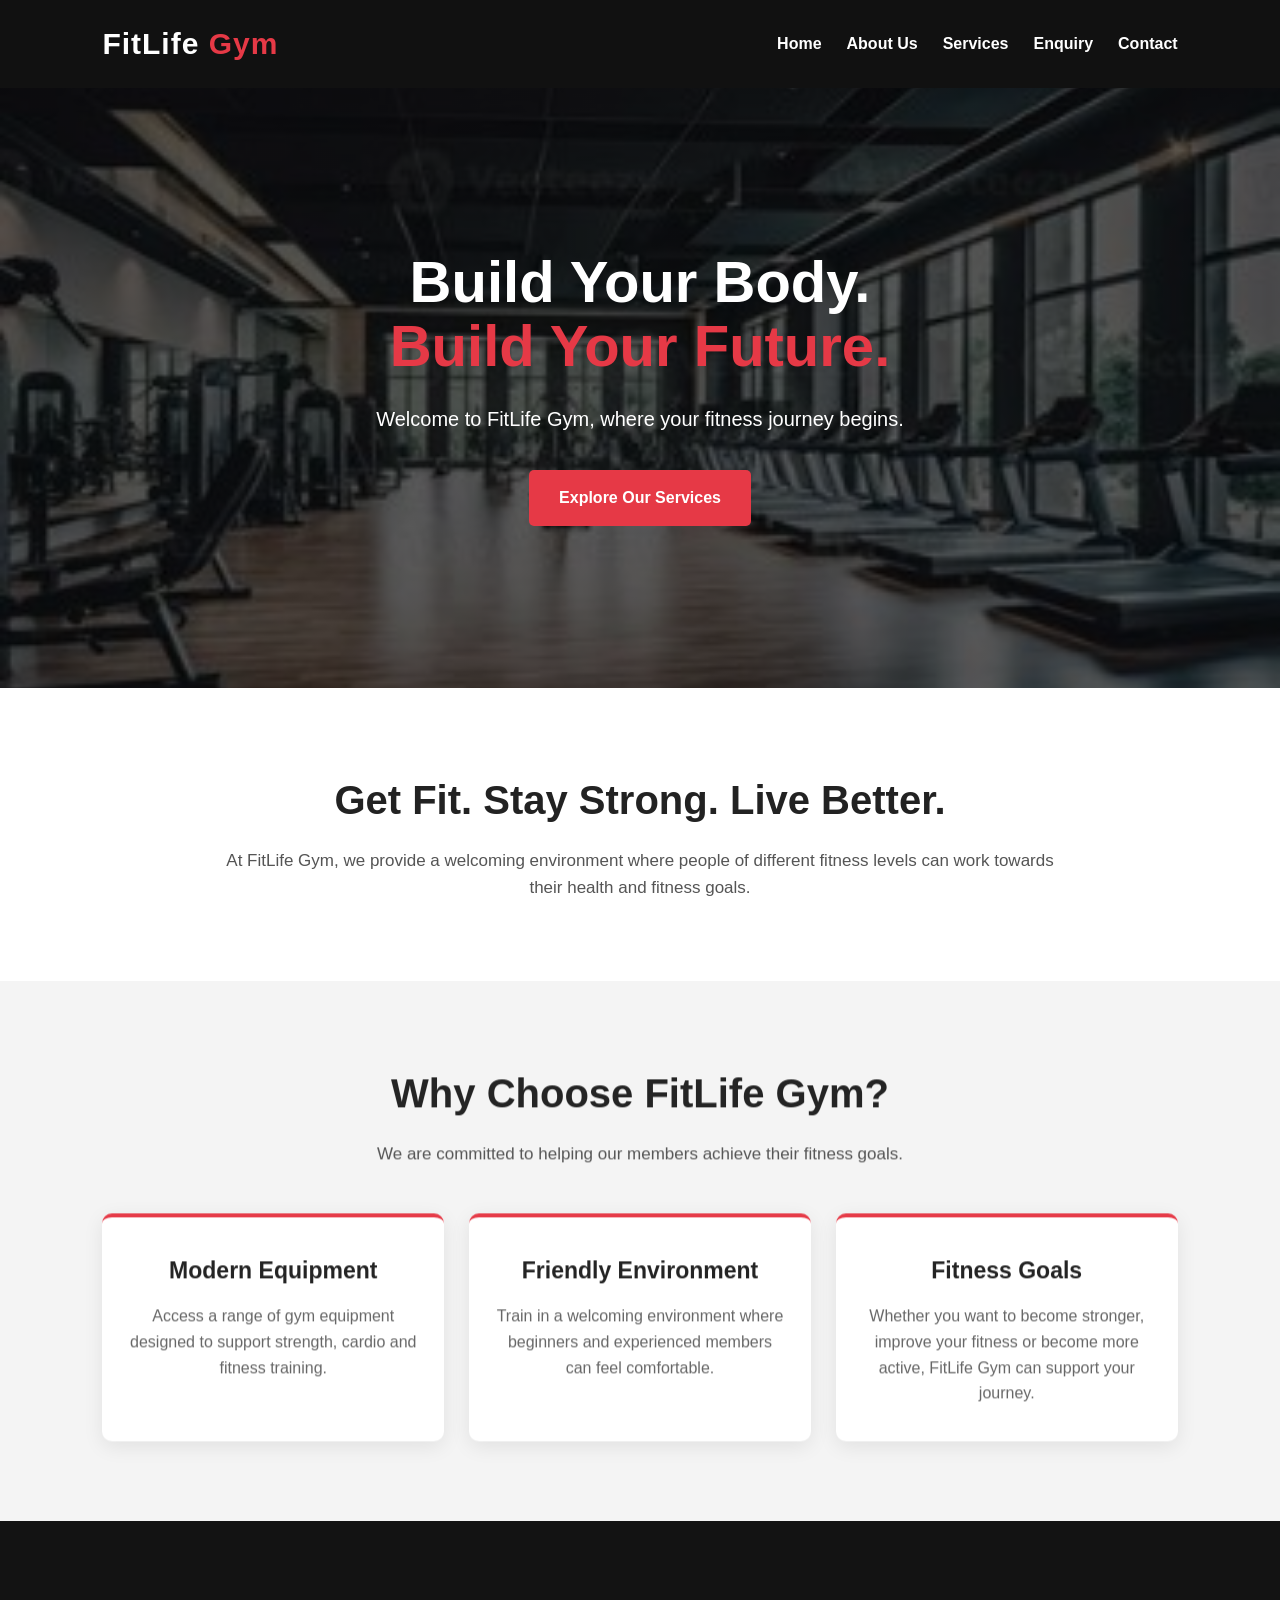
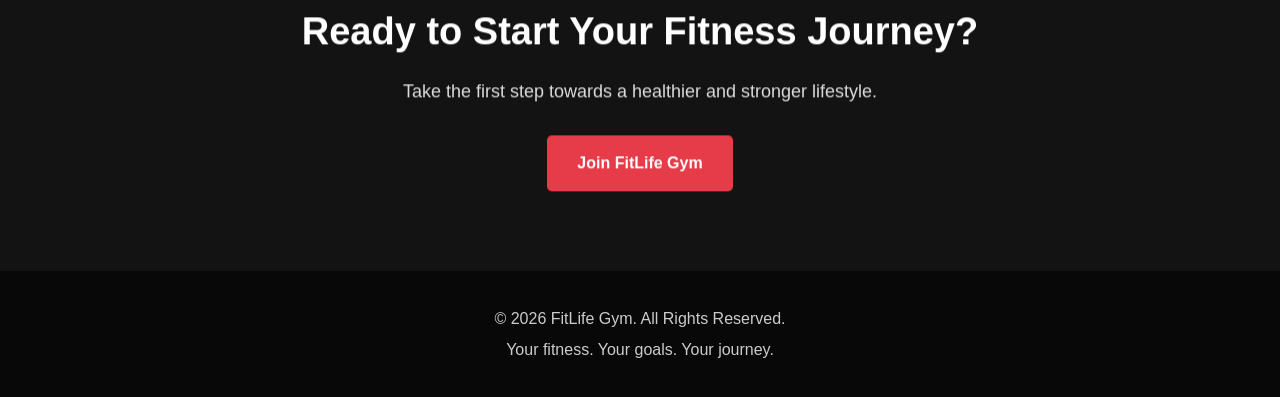
<file: index.html>
<!DOCTYPE html>
<html lang="en">
<head>
    <meta charset="UTF-8">
    <meta name="viewport" content="width=device-width, initial-scale=1.0">
    <title>FitLife Gym</title>
    <meta http-equiv="refresh" content="0; url=FitLife-Gym/index.html">
</head>
<body>
    <p>Opening FitLife Gym...</p>
    <a href="FitLife-Gym/index.html">Click here to open the website</a>
</body>
</html>
</file>
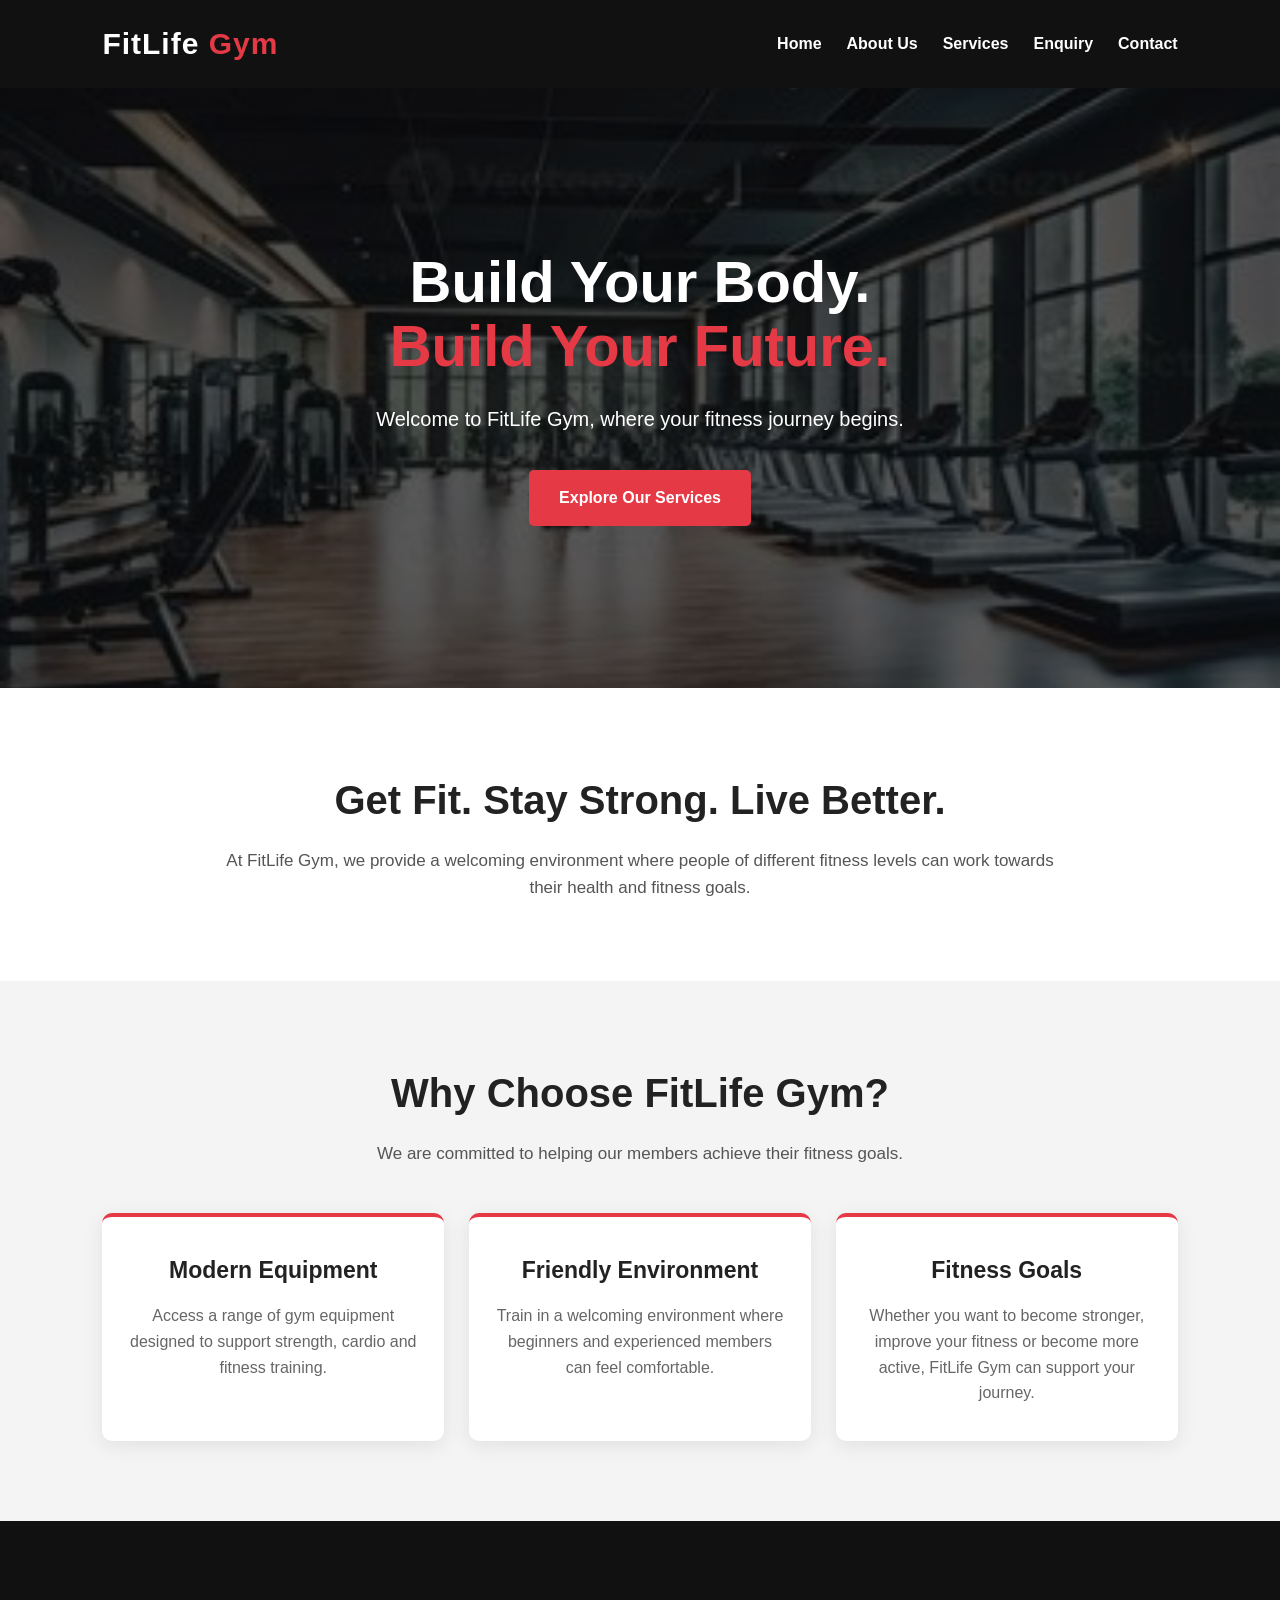
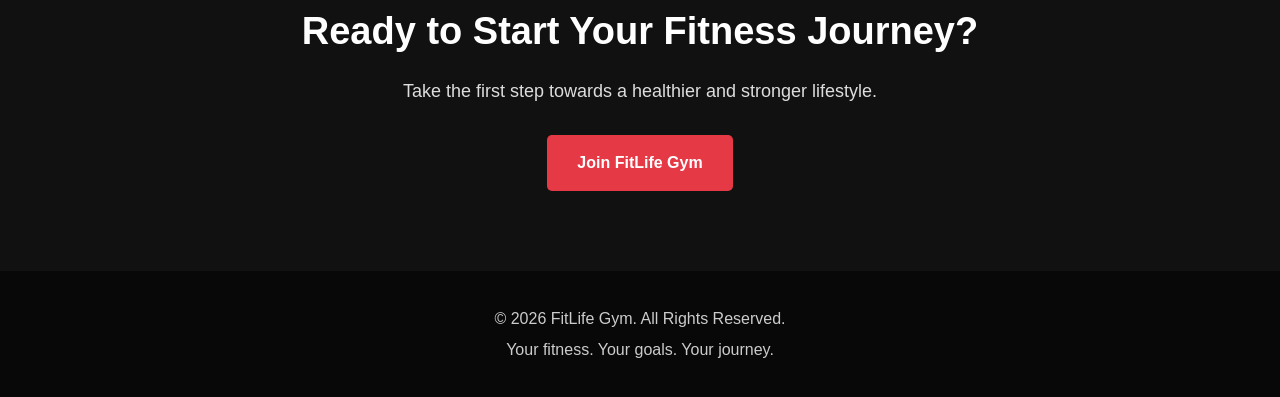
<file: FitLife-Gym/index.html>
<!DOCTYPE html>
<html lang="en">

<head>
    <meta charset="UTF-8">
    <meta name="viewport" content="width=device-width, initial-scale=1.0">

    <title>FitLife Gym | Home</title>
    <meta name="description" content="Join FitLife Gym for quality fitness training, modern gym equipment and support to help you achieve your health and fitness goals.">
    
    <!-- Connects the HTML page to the CSS file -->
    <link rel="stylesheet" href="css/style.css">
</head>

<body>

    <!-- ================= HEADER ================= -->
    <header>

        <div class="logo">
            FitLife <span>Gym</span>
        </div>

        <!-- Navigation menu -->
        <nav>
            <ul>
                <li><a href="index.html">Home</a></li>
                <li><a href="about.html">About Us</a></li>
                <li><a href="services.html">Services</a></li>
                <li><a href="enquiry.html">Enquiry</a></li>
                <li><a href="contact.html">Contact</a></li>
            </ul>
        </nav>

    </header>


    <!-- ================= HERO SECTION ================= -->
    <section class="hero">

        <div class="hero-content">

            <h1>
                Build Your Body.<br>
                <span>Build Your Future.</span>
            </h1>

            <p>
                Welcome to FitLife Gym, where your fitness journey
                begins.
            </p>

            <a href="services.html" class="btn">
                Explore Our Services
            </a>

        </div>

    </section>


    <!-- ================= INTRODUCTION ================= -->
    <section class="intro">

        <div class="section-title">

            <h2>Get Fit. Stay Strong. Live Better.</h2>

            <p>
                At FitLife Gym, we provide a welcoming environment
                where people of different fitness levels can work
                towards their health and fitness goals.
            </p>

        </div>

    </section>


    <!-- ================= WHY CHOOSE US ================= -->
    <section class="why-us">

        <div class="section-title">

            <h2>Why Choose FitLife Gym?</h2>

            <p>
                We are committed to helping our members achieve
                their fitness goals.
            </p>

        </div>


        <div class="card-container">

            <!-- Card 1 -->
            <div class="card">

                <h3>Modern Equipment</h3>

                <p>
                    Access a range of gym equipment designed to
                    support strength, cardio and fitness training.
                </p>

            </div>


            <!-- Card 2 -->
            <div class="card">

                <h3>Friendly Environment</h3>

                <p>
                    Train in a welcoming environment where
                    beginners and experienced members can feel
                    comfortable.
                </p>

            </div>


            <!-- Card 3 -->
            <div class="card">

                <h3>Fitness Goals</h3>

                <p>
                    Whether you want to become stronger, improve
                    your fitness or become more active, FitLife
                    Gym can support your journey.
                </p>

            </div>

        </div>

    </section>


    <!-- ================= CALL TO ACTION ================= -->
    <section class="cta">

        <h2>Ready to Start Your Fitness Journey?</h2>

        <p>
            Take the first step towards a healthier and stronger
            lifestyle.
        </p>

        <a href="enquiry.html" class="btn">
            Join FitLife Gym
        </a>

    </section>


    <!-- ================= FOOTER ================= -->
    <footer>

        <p>
            &copy; 2026 FitLife Gym. All Rights Reserved.
        </p>

        <p>
            Your fitness. Your goals. Your journey.
        </p>

    </footer>
<script src="js/script.js"></script>
</body>

</html>
</file>
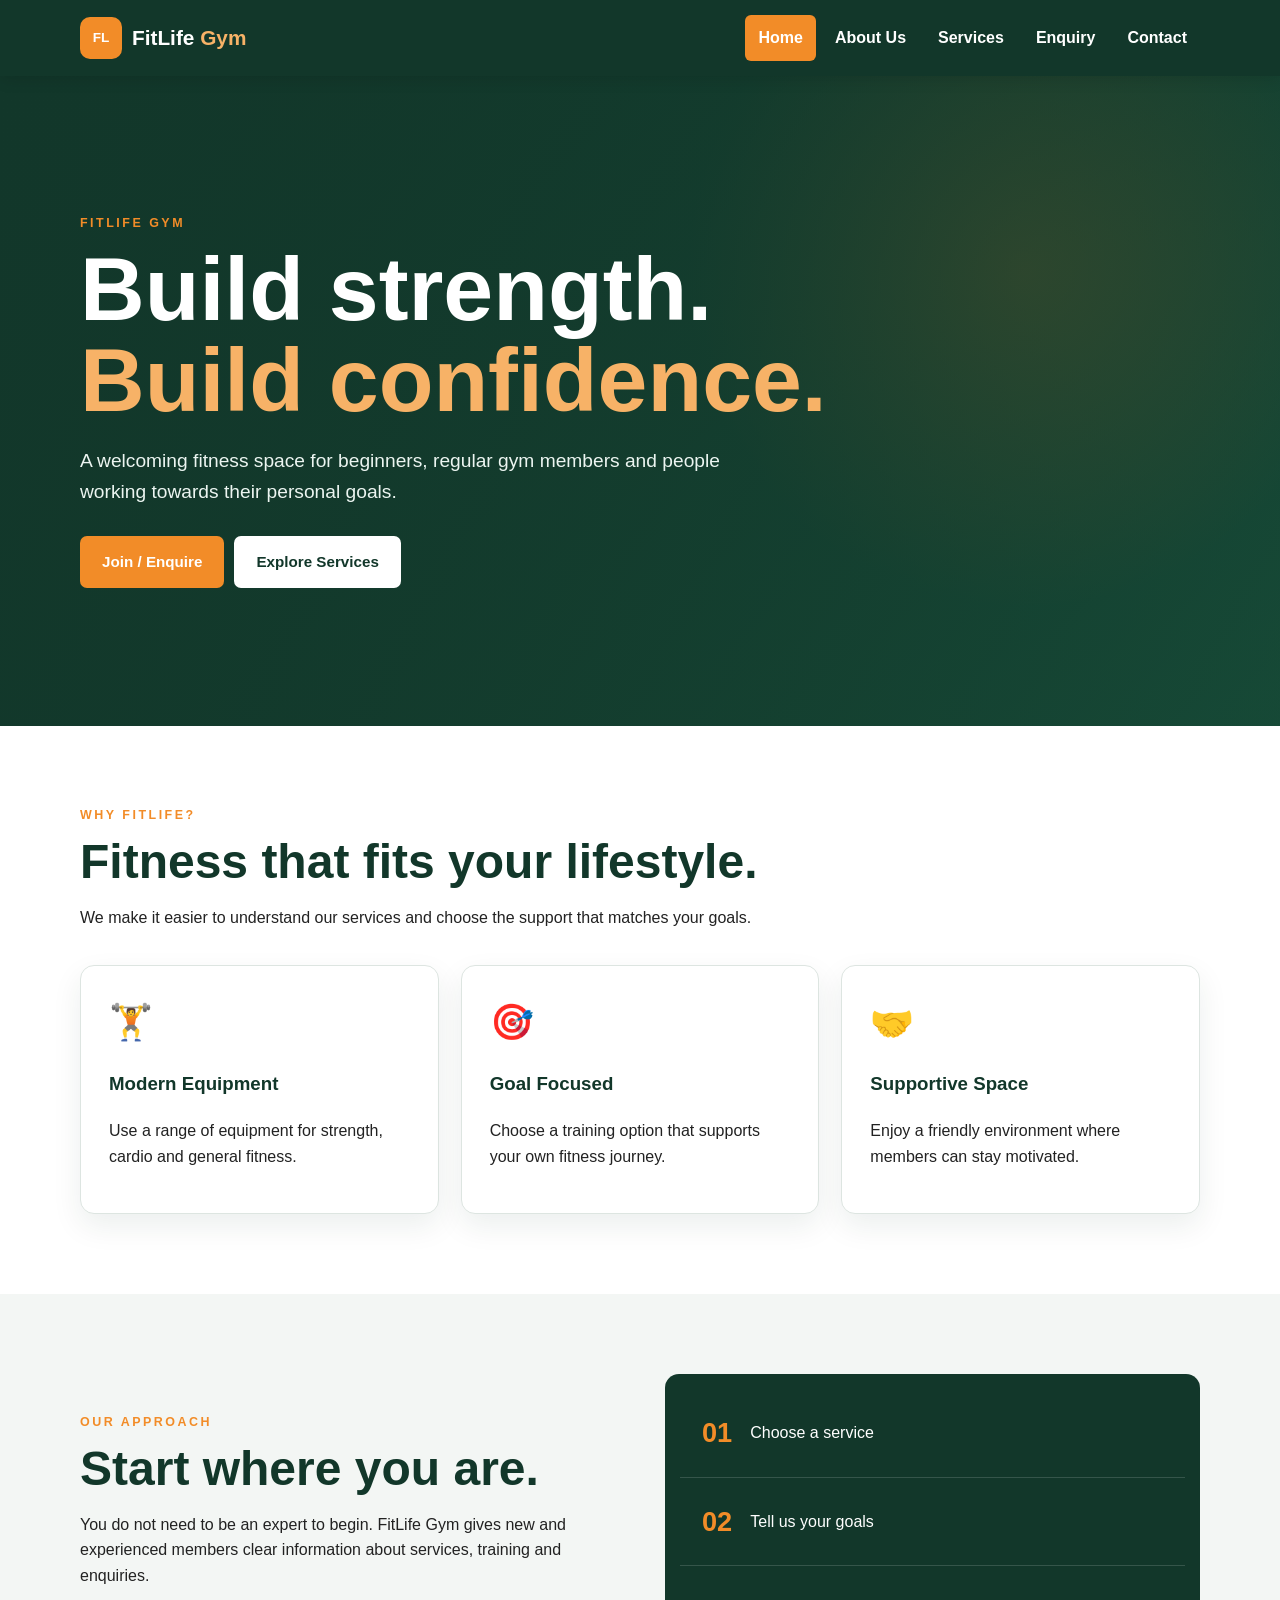
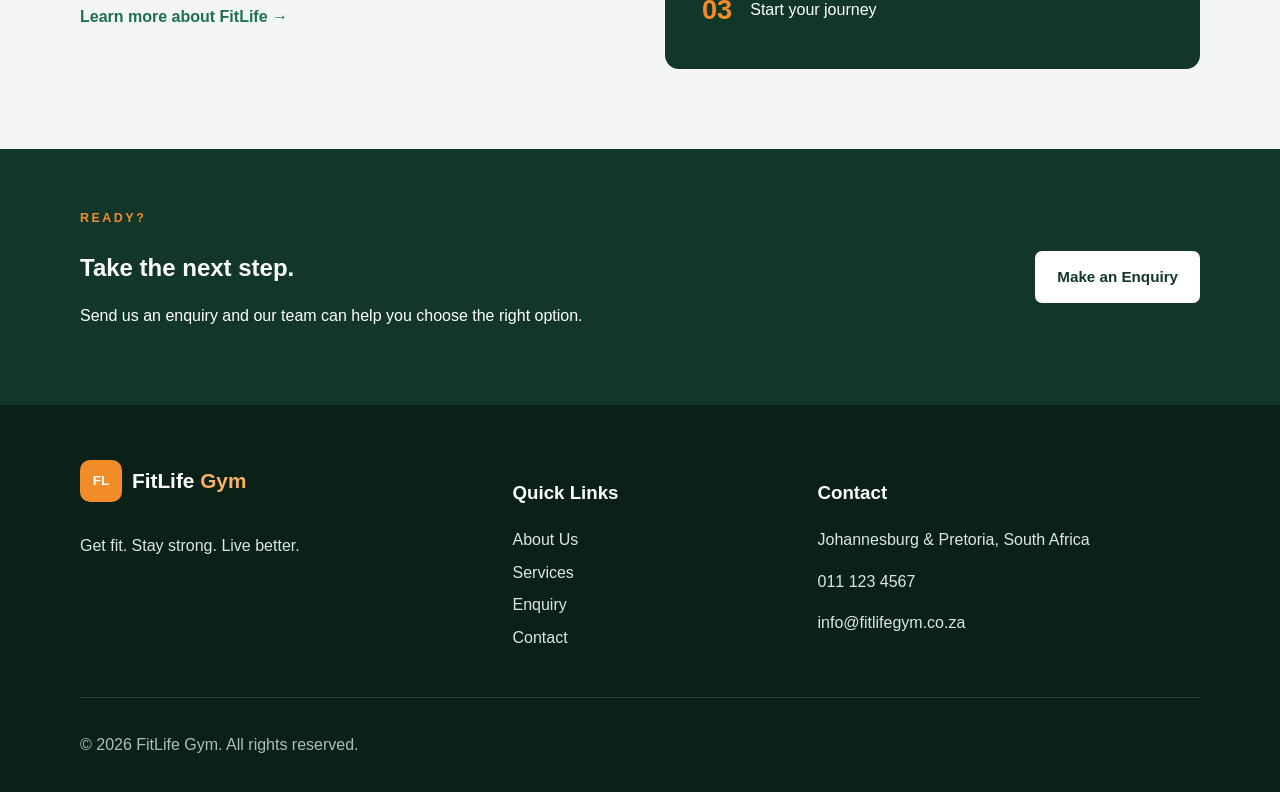
<file: FitLife_Gym_Website_Final/index.html>
<!DOCTYPE html><html lang="en"><head><meta charset="UTF-8"><meta name="viewport" content="width=device-width, initial-scale=1.0"><meta name="description" content="FitLife Gym fitness services and membership information."><title>Home | FitLife Gym</title><link rel="stylesheet" href="css/style.css"></head><body>
<header class="site-header"><div class="container nav-wrap"><a class="brand" href="index.html"><span class="brand-mark">FL</span><span>FitLife <strong>Gym</strong></span></a><button class="menu-btn" aria-label="Open navigation">☰</button><nav class="nav-links"><a href="index.html">Home</a><a href="about.html">About Us</a><a href="services.html">Services</a><a href="enquiry.html">Enquiry</a><a href="contact.html">Contact</a></nav></div></header>
<main><section class="hero"><div class="container hero-content"><p class="eyebrow">FITLIFE GYM</p><h1>Build strength.<br><span>Build confidence.</span></h1><p class="hero-text">A welcoming fitness space for beginners, regular gym members and people working towards their personal goals.</p><div class="hero-actions"><a class="btn btn-primary" href="enquiry.html">Join / Enquire</a><a class="btn btn-light" href="services.html">Explore Services</a></div></div></section>
<section class="section"><div class="container"><div class="section-heading"><p class="eyebrow">WHY FITLIFE?</p><h2>Fitness that fits your lifestyle.</h2><p>We make it easier to understand our services and choose the support that matches your goals.</p></div><div class="cards three"><article class="card"><div class="card-icon">🏋️</div><h3>Modern Equipment</h3><p>Use a range of equipment for strength, cardio and general fitness.</p></article><article class="card"><div class="card-icon">🎯</div><h3>Goal Focused</h3><p>Choose a training option that supports your own fitness journey.</p></article><article class="card"><div class="card-icon">🤝</div><h3>Supportive Space</h3><p>Enjoy a friendly environment where members can stay motivated.</p></article></div></div></section>
<section class="section light"><div class="container split"><div><p class="eyebrow">OUR APPROACH</p><h2>Start where you are.</h2><p>You do not need to be an expert to begin. FitLife Gym gives new and experienced members clear information about services, training and enquiries.</p><a class="text-link" href="about.html">Learn more about FitLife →</a></div><div class="feature-panel"><div class="stat"><strong>01</strong><span>Choose a service</span></div><div class="stat"><strong>02</strong><span>Tell us your goals</span></div><div class="stat"><strong>03</strong><span>Start your journey</span></div></div></div></section>
<section class="cta"><div class="container cta-inner"><div><p class="eyebrow">READY?</p><h2>Take the next step.</h2><p>Send us an enquiry and our team can help you choose the right option.</p></div><a class="btn btn-light" href="enquiry.html">Make an Enquiry</a></div></section></main>
<footer class="footer"><div class="container footer-grid"><div><a class="brand footer-brand" href="index.html"><span class="brand-mark">FL</span><span>FitLife <strong>Gym</strong></span></a><p>Get fit. Stay strong. Live better.</p></div><div><h3>Quick Links</h3><a href="about.html">About Us</a><a href="services.html">Services</a><a href="enquiry.html">Enquiry</a><a href="contact.html">Contact</a></div><div><h3>Contact</h3><p>Johannesburg & Pretoria, South Africa</p><p>011 123 4567</p><p>info@fitlifegym.co.za</p></div></div><div class="container copyright"><p>© 2026 FitLife Gym. All rights reserved.</p></div></footer><script src="js/script.js"></script></body></html>
</file>
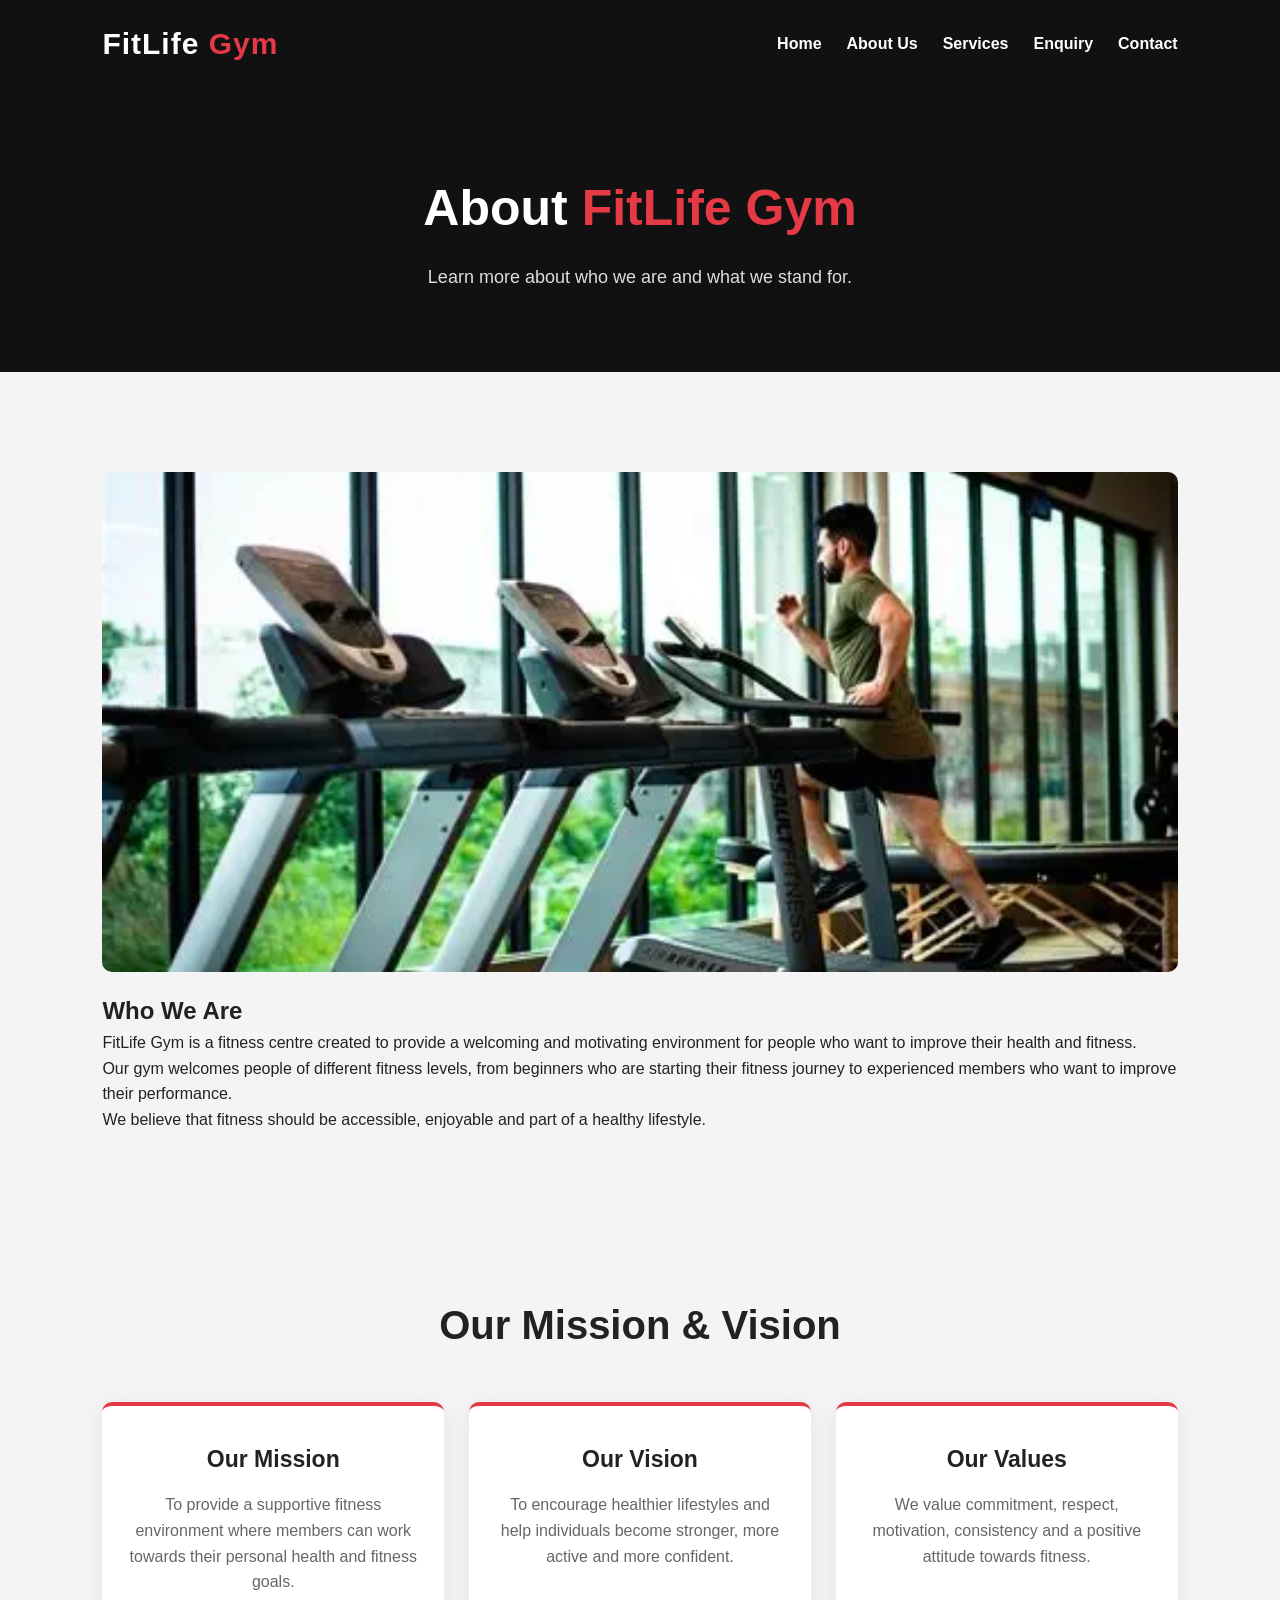
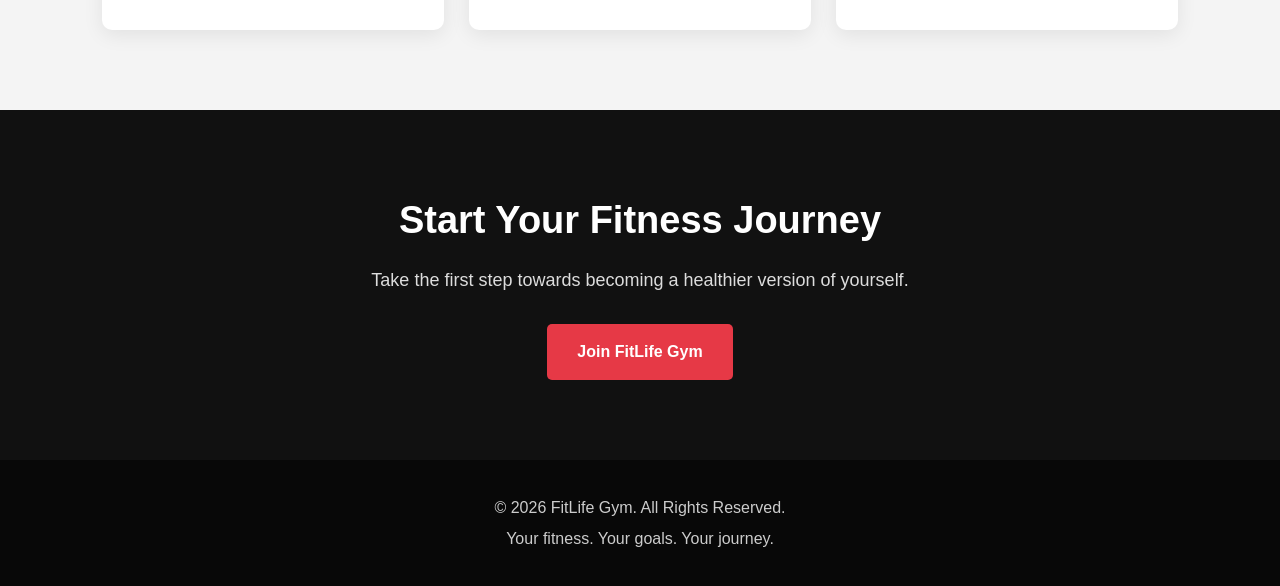
<file: FitLife-Gym/about.html>
<!DOCTYPE html>
<html lang="en">

<head>
    <meta charset="UTF-8">
    <meta name="viewport" content="width=device-width, initial-scale=1.0">

    <title>FitLife Gym | About Us</title>
    <meta name="description" content="Learn more about FitLife Gym, our fitness goals, values and commitment to helping members stay healthy.">

    <link rel="stylesheet" href="css/style.css">
</head>

<body>

    <!-- Header -->
    <header>

        <div class="logo">
            FitLife <span>Gym</span>
        </div>

        <!-- Navigation -->
        <nav>
            <ul>
                <li><a href="index.html">Home</a></li>
                <li><a href="about.html">About Us</a></li>
                <li><a href="services.html">Services</a></li>
                <li><a href="enquiry.html">Enquiry</a></li>
                <li><a href="contact.html">Contact</a></li>
            </ul>
        </nav>

    </header>


    <!-- Page heading -->
    <section class="page-heading">

        <h1>About <span>FitLife Gym</span></h1>

        <p>
            Learn more about who we are and what we stand for.
        </p>

    </section>


    <!-- About section -->
    <section>

        <div class="about-section">

            <div class="about-image">

                <img
    src="images/gym - Copy.jpg"
    alt="FitLife Gym interior and fitness equipment"
    class="page-image"
>

            </div>


            <div class="about-text">

                <h2>Who We Are</h2>

                <p>
                    FitLife Gym is a fitness centre created to
                    provide a welcoming and motivating environment
                    for people who want to improve their health
                    and fitness.
                </p>

                <p>
                    Our gym welcomes people of different fitness
                    levels, from beginners who are starting their
                    fitness journey to experienced members who
                    want to improve their performance.
                </p>

                <p>
                    We believe that fitness should be accessible,
                    enjoyable and part of a healthy lifestyle.
                </p>

            </div>

        </div>

    </section>


    <!-- Mission and Vision -->
    <section class="why-us">

        <div class="section-title">

            <h2>Our Mission & Vision</h2>

        </div>


        <div class="card-container">

            <div class="card">

                <h3>Our Mission</h3>

                <p>
                    To provide a supportive fitness environment
                    where members can work towards their personal
                    health and fitness goals.
                </p>

            </div>


            <div class="card">

                <h3>Our Vision</h3>

                <p>
                    To encourage healthier lifestyles and help
                    individuals become stronger, more active and
                    more confident.
                </p>

            </div>


            <div class="card">

                <h3>Our Values</h3>

                <p>
                    We value commitment, respect, motivation,
                    consistency and a positive attitude towards
                    fitness.
                </p>

            </div>

        </div>

    </section>


    <!-- Call to action -->
    <section class="cta">

        <h2>Start Your Fitness Journey</h2>

        <p>
            Take the first step towards becoming a healthier
            version of yourself.
        </p>

        <a href="enquiry.html" class="btn">
            Join FitLife Gym
        </a>

    </section>


    <!-- Footer -->
    <footer>

        <p>&copy; 2026 FitLife Gym. All Rights Reserved.</p>

        <p>Your fitness. Your goals. Your journey.</p>

    </footer>
    <script src="js/script.js"></script>

</body>

</html>
</file>
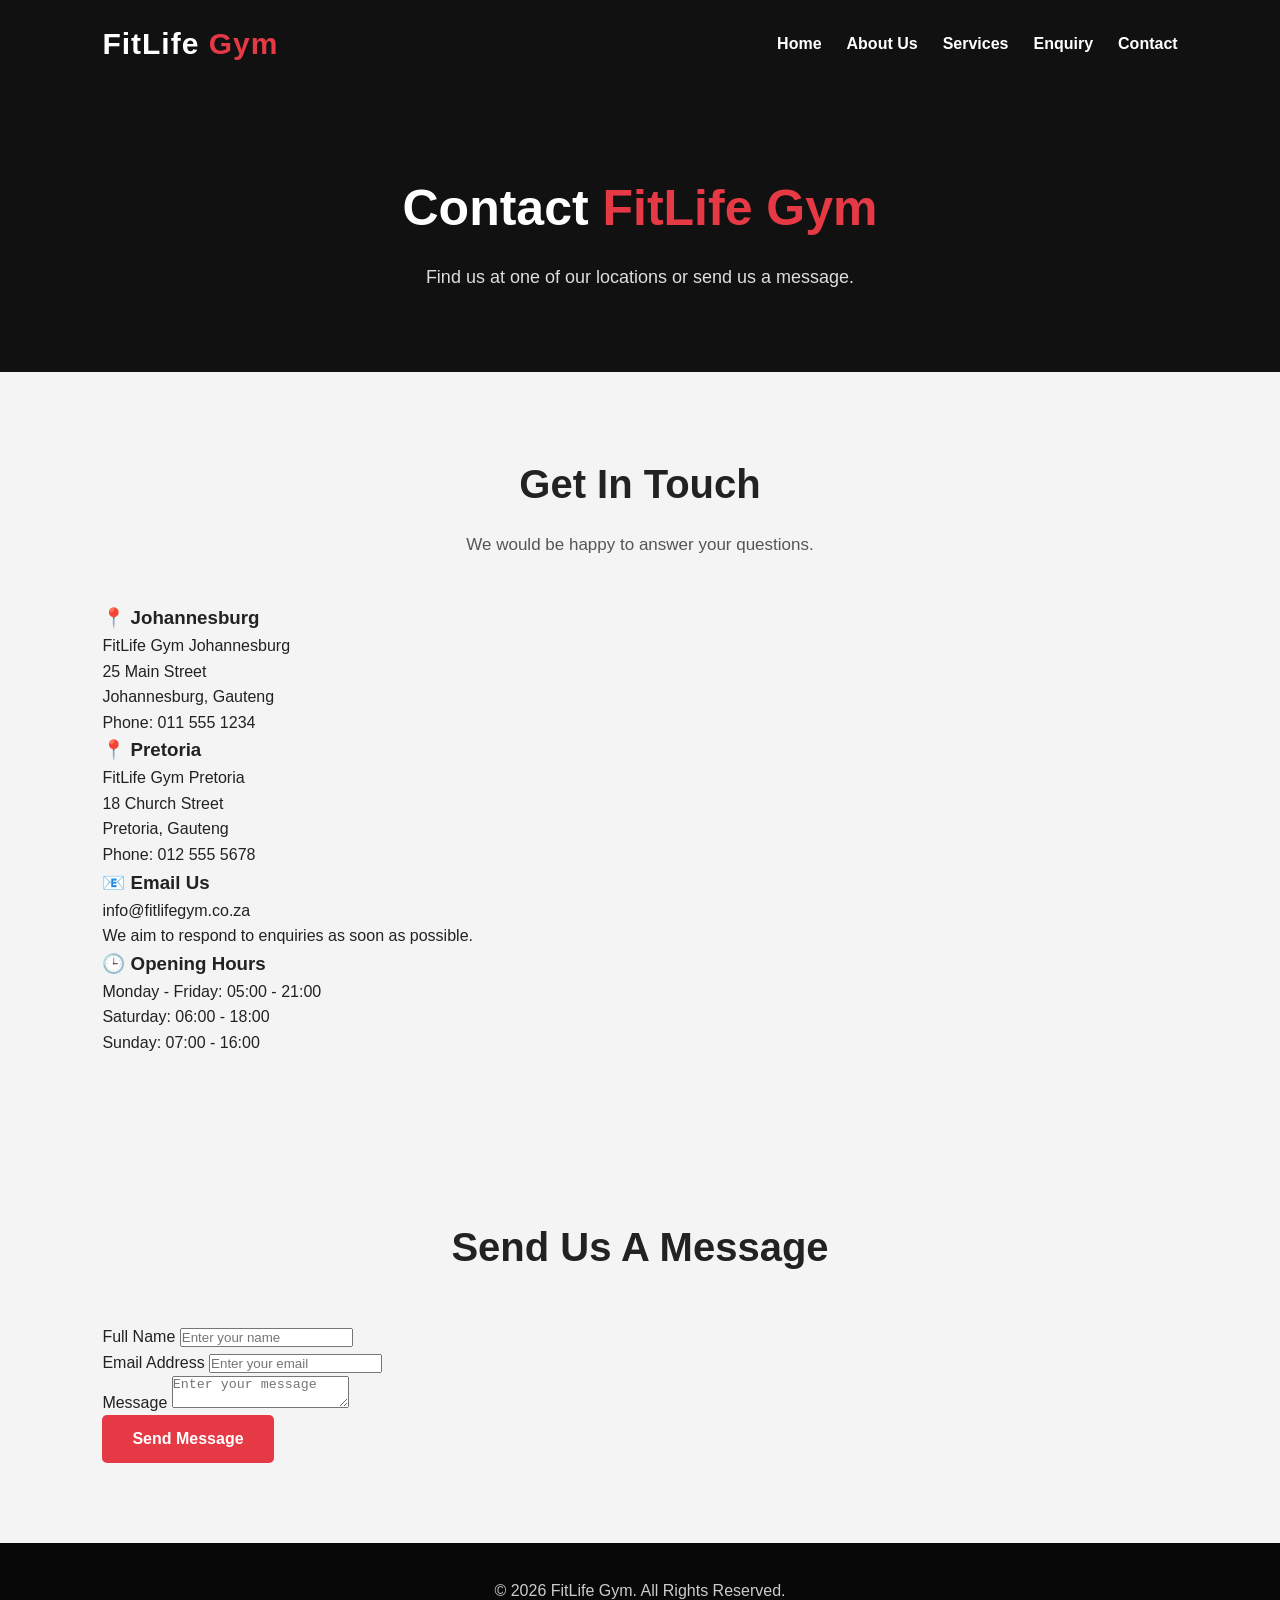
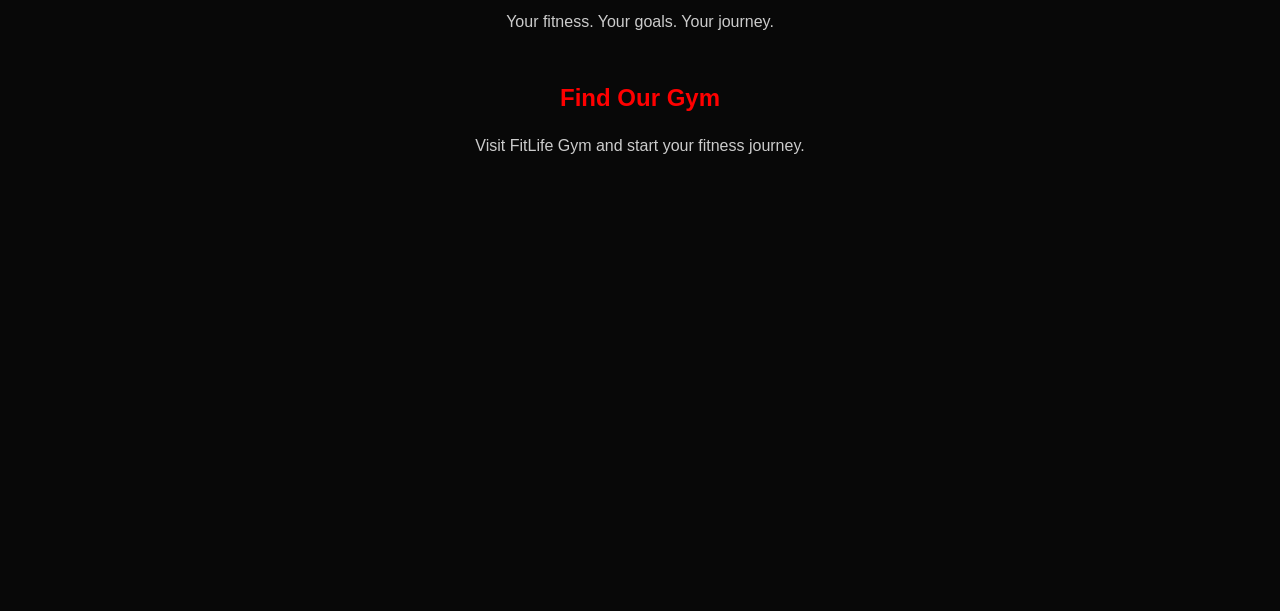
<file: FitLife-Gym/contact.html>
<!DOCTYPE html>
<html lang="en">

<head>
    <meta charset="UTF-8">
    <meta name="viewport" content="width=device-width, initial-scale=1.0">

    <title>FitLife Gym | Contact</title>
    <meta name="description" content="Find FitLife Gym contact information and location details. Get in touch with our team.">

    <link rel="stylesheet" href="css/style.css">
</head>

<body>

    <!-- Header -->
    <header>

        <div class="logo">
            FitLife <span>Gym</span>
        </div>

        <!-- Navigation -->
        <nav>
            <ul>
                <li><a href="index.html">Home</a></li>
                <li><a href="about.html">About Us</a></li>
                <li><a href="services.html">Services</a></li>
                <li><a href="enquiry.html">Enquiry</a></li>
                <li><a href="contact.html">Contact</a></li>
            </ul>
        </nav>

    </header>


    <!-- Page heading -->
    <section class="page-heading">

        <h1>Contact <span>FitLife Gym</span></h1>

        <p>
            Find us at one of our locations or send us a message.
        </p>

    </section>


    <!-- Contact information -->
    <section>

        <div class="section-title">

            <h2>Get In Touch</h2>

            <p>
                We would be happy to answer your questions.
            </p>

        </div>


        <div class="contact-container">


            <!-- Location 1 -->
            <div class="contact-box">

                <h3>📍 Johannesburg</h3>

                <p>
                    FitLife Gym Johannesburg
                </p>

                <p>
                    25 Main Street
                </p>

                <p>
                    Johannesburg, Gauteng
                </p>

                <p>
                    Phone: 011 555 1234
                </p>

            </div>


            <!-- Location 2 -->
            <div class="contact-box">

                <h3>📍 Pretoria</h3>

                <p>
                    FitLife Gym Pretoria
                </p>

                <p>
                    18 Church Street
                </p>

                <p>
                    Pretoria, Gauteng
                </p>

                <p>
                    Phone: 012 555 5678
                </p>

            </div>


            <!-- Email -->
            <div class="contact-box">

                <h3>📧 Email Us</h3>

                <p>
                    info@fitlifegym.co.za
                </p>

                <p>
                    We aim to respond to enquiries as soon as
                    possible.
                </p>

            </div>


            <!-- Opening hours -->
            <div class="contact-box">

                <h3>🕒 Opening Hours</h3>

                <p>
                    Monday - Friday: 05:00 - 21:00
                </p>

                <p>
                    Saturday: 06:00 - 18:00
                </p>

                <p>
                    Sunday: 07:00 - 16:00
                </p>

            </div>

        </div>

    </section>


    <!-- Contact form -->
    <section class="why-us">

        <div class="form-container">

            <div class="section-title">

                <h2>Send Us A Message</h2>

            </div>


            <form>

                <div class="form-group">

                    <label for="contact-name">
                        Full Name
                    </label>

                    <input
                        type="text"
                        id="contact-name"
                        placeholder="Enter your name"
                        required
                    >

                </div>


                <div class="form-group">

                    <label for="contact-email">
                        Email Address
                    </label>

                    <input
                        type="email"
                        id="contact-email"
                        placeholder="Enter your email"
                        required
                    >

                </div>


                <div class="form-group">

                    <label for="contact-message">
                        Message
                    </label>

                    <textarea
                        id="contact-message"
                        placeholder="Enter your message"
                        required
                    ></textarea>

                </div>


                <button type="submit" class="btn">
                    Send Message
                </button>

            </form>

        </div>

    </section>


    <!-- Footer -->
    <footer>

        <p>&copy; 2026 FitLife Gym. All Rights Reserved.</p>

        <p>Your fitness. Your goals. Your journey.</p>
      <section class="map-section">
    <h2>Find Our Gym</h2>
    <p>Visit FitLife Gym and start your fitness journey.</p>

    <iframe
        src="https://www.google.com/maps?q=Johannesburg%20South%20Africa&output=embed"
        width="100%"
        height="350"
        style="border:0;"
        allowfullscreen=""
        loading="lazy"
        title="Map showing Johannesburg">
    </iframe>
</section>
    </footer>
    <script src="js/script.js"></script>

</body>

</html>
</file>
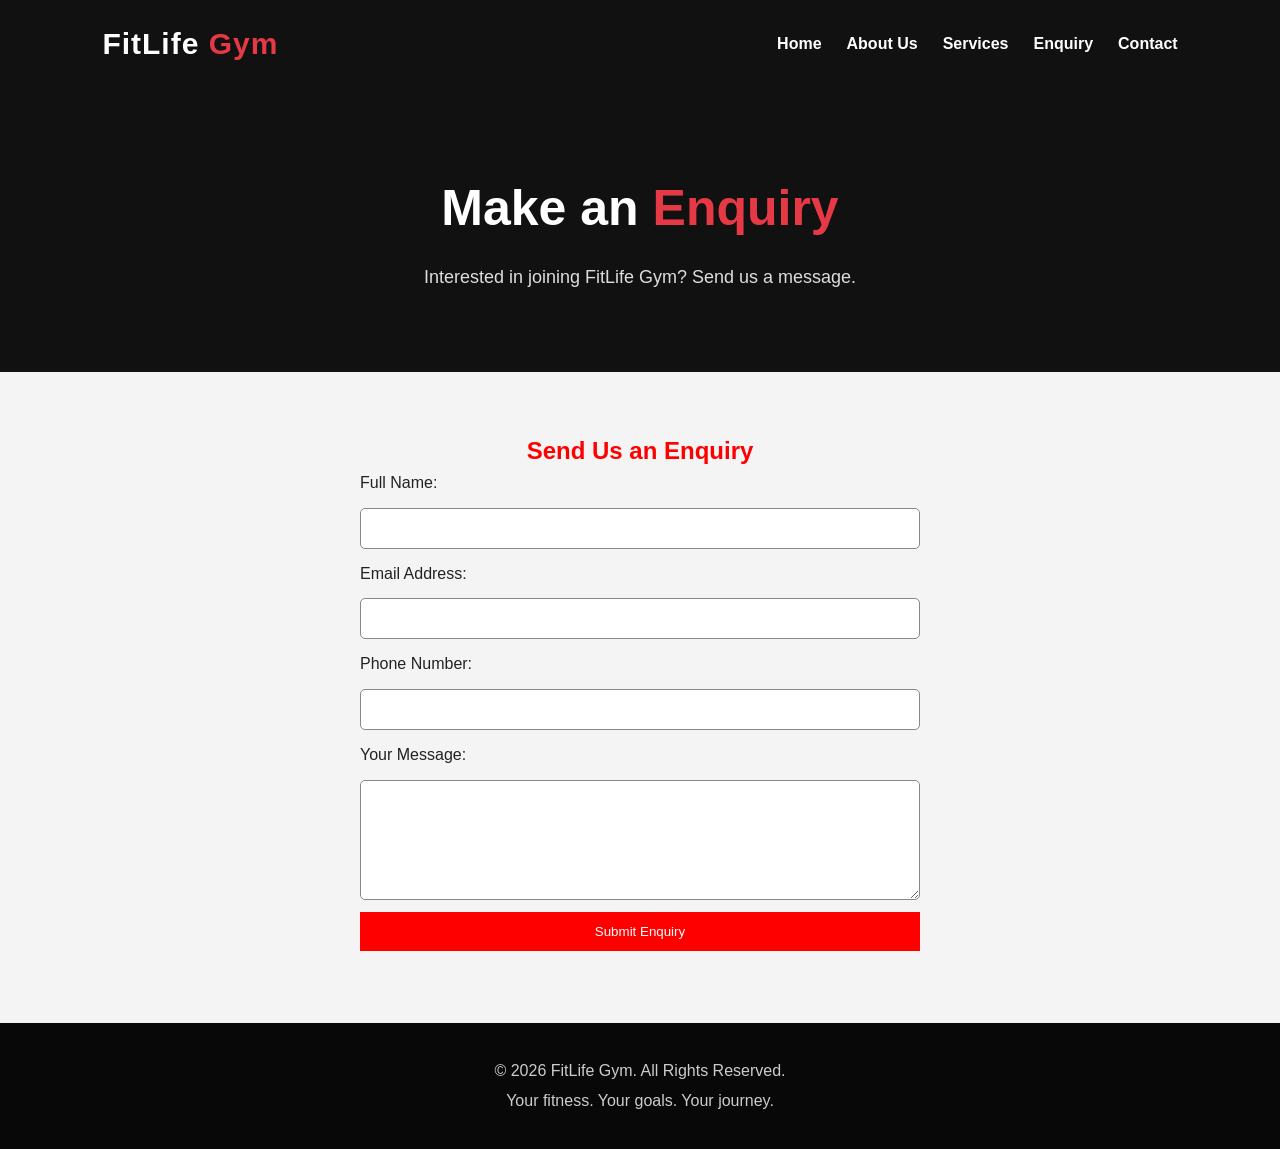
<file: FitLife-Gym/enquiry.html>
<!DOCTYPE html>
<html lang="en">

<head>
    <meta charset="UTF-8">
    <meta name="viewport" content="width=device-width, initial-scale=1.0">

    <title>FitLife Gym | Enquiry</title>
    <meta name="description" content="Contact FitLife Gym to ask questions about memberships, services and fitness programmes.">

    <link rel="stylesheet" href="css/style.css">
</head>

<body>

    <!-- Header -->
    <header>

        <div class="logo">
            FitLife <span>Gym</span>
        </div>

        <!-- Navigation -->
        <nav>
            <ul>
                <li><a href="index.html">Home</a></li>
                <li><a href="about.html">About Us</a></li>
                <li><a href="services.html">Services</a></li>
                <li><a href="enquiry.html">Enquiry</a></li>
                <li><a href="contact.html">Contact</a></li>
            </ul>
        </nav>

    </header>


    <!-- Page heading -->
    <section class="page-heading">

        <h1>Make an <span>Enquiry</span></h1>

        <p>
            Interested in joining FitLife Gym? Send us a message.
        </p>

    </section>


    <!-- Enquiry form -->
    <section class="enquiry-section">
    <h2>Send Us an Enquiry</h2>

    <form id="enquiryForm">
        <label for="fullName">Full Name:</label>
        <input type="text" id="fullName" required>

        <label for="email">Email Address:</label>
        <input type="email" id="email" required>

        <label for="phone">Phone Number:</label>
        <input type="tel" id="phone" required>

        <label for="message">Your Message:</label>
        <textarea id="message" required></textarea>

        <button type="submit">Submit Enquiry</button>

        <p id="formMessage"></p>
    </form>
</section>


    <!-- Footer -->
    <footer>

        <p>&copy; 2026 FitLife Gym. All Rights Reserved.</p>

        <p>Your fitness. Your goals. Your journey.</p>

    </footer>
<script src="js/script.js"></script>
</body>

</html>
</file>
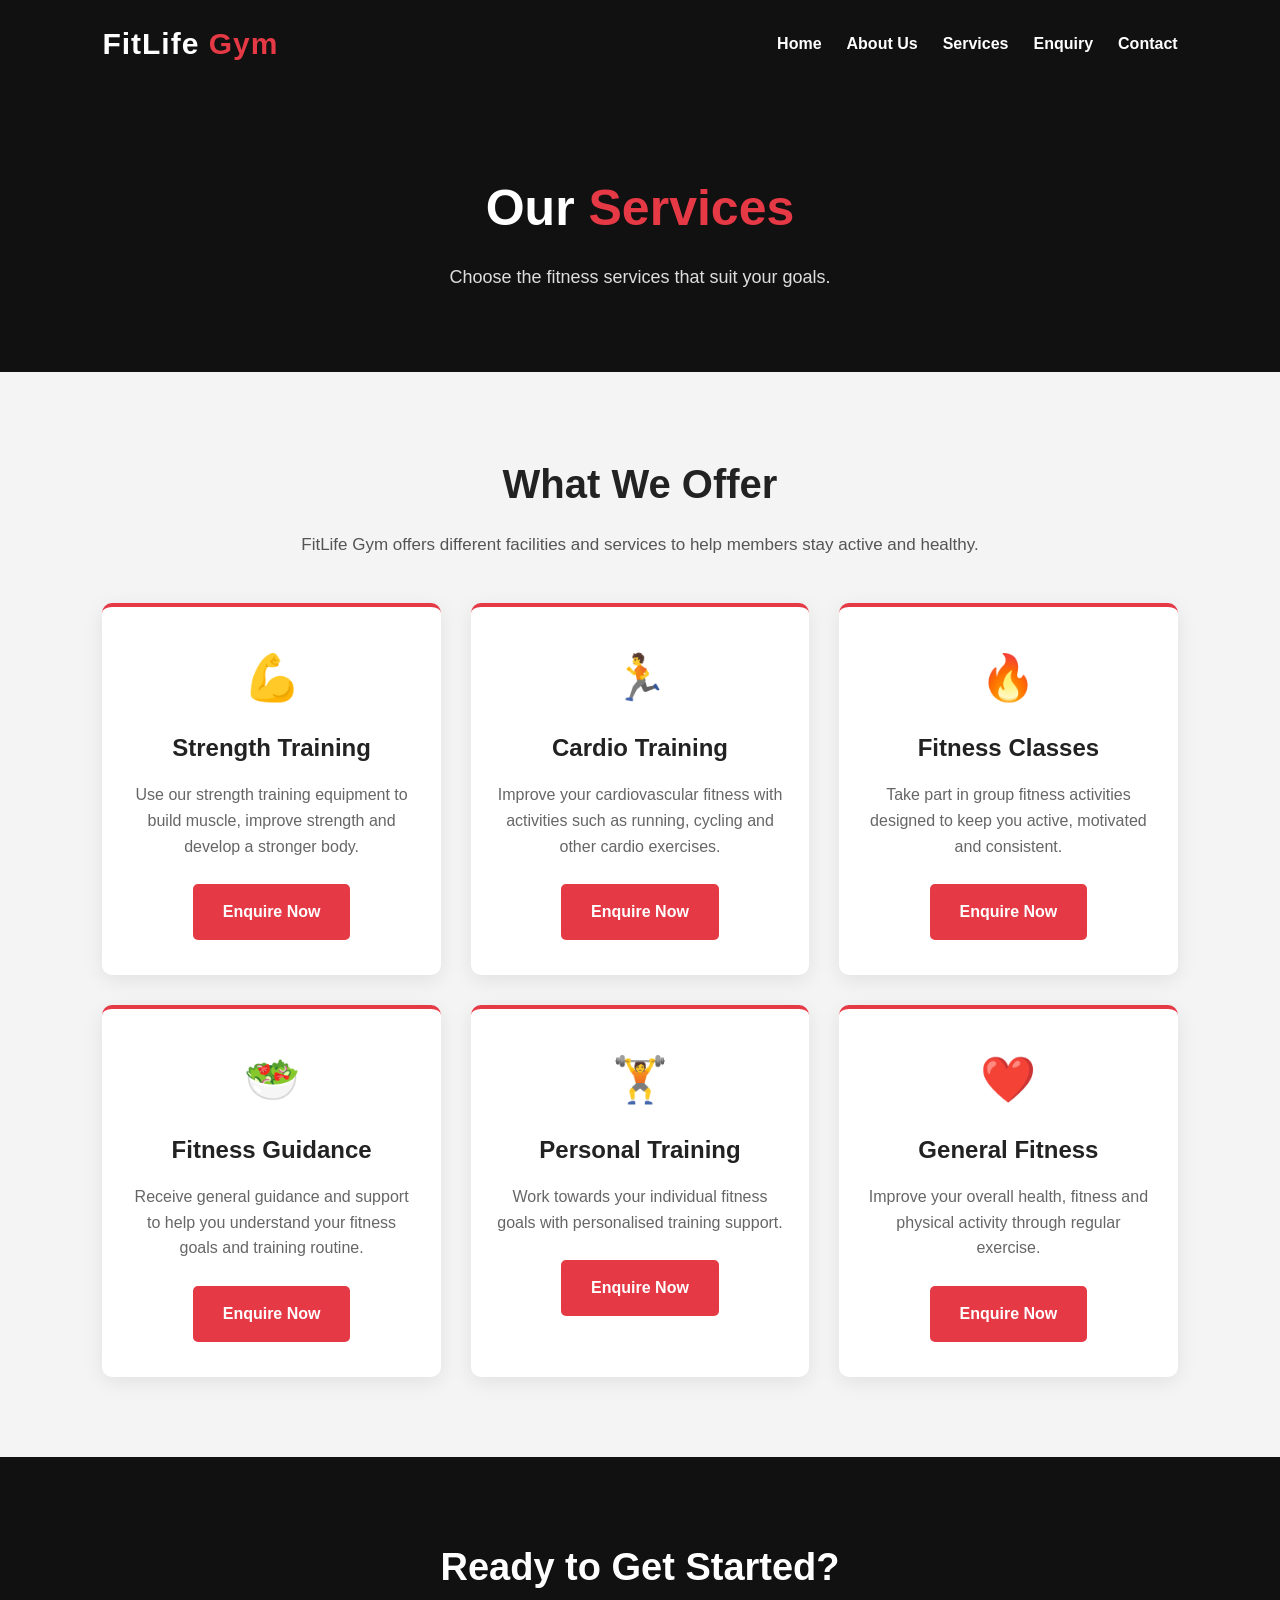
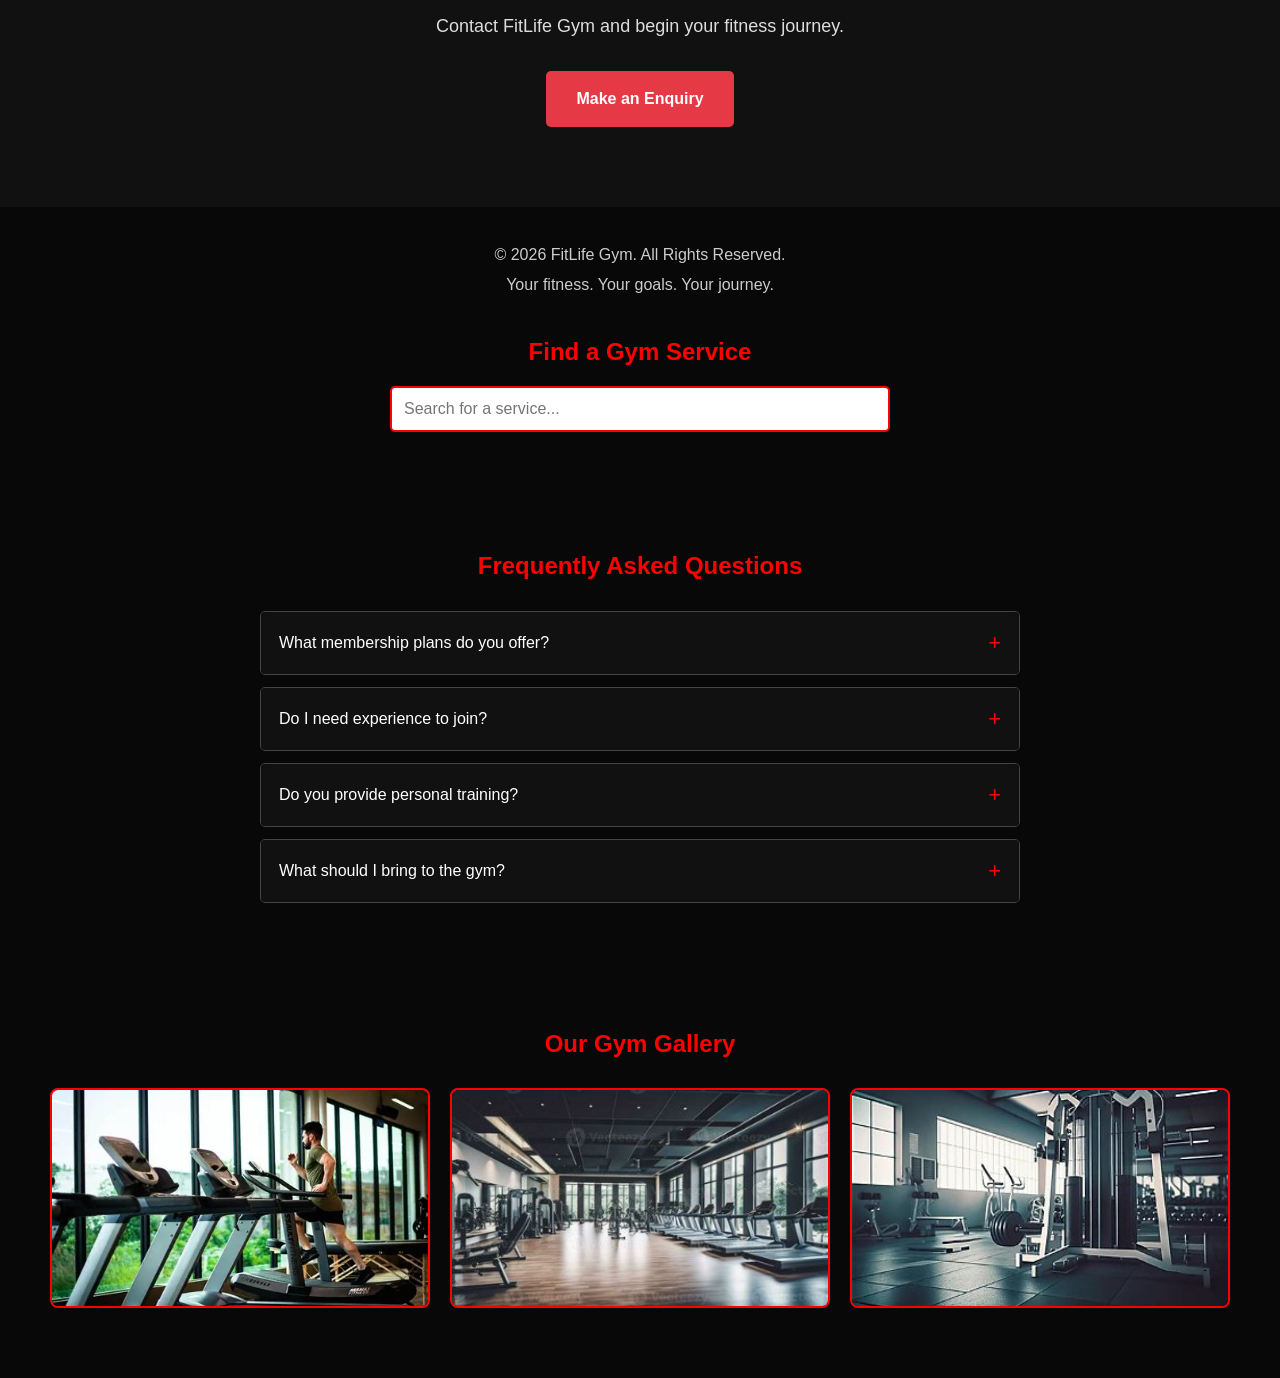
<file: FitLife-Gym/services.html>
<!DOCTYPE html>
<html lang="en">

<head>
    <meta charset="UTF-8">
    <meta name="viewport" content="width=device-width, initial-scale=1.0">

    <title>FitLife Gym | Services</title>
    <meta name="description" content="Explore FitLife Gym services, personal training, fitness programmes and gym facilities.">

    <link rel="stylesheet" href="css/style.css">
</head>

<body>

    <!-- Header -->
    <header>

        <div class="logo">
            FitLife <span>Gym</span>
        </div>

        <!-- Navigation -->
        <nav>
            <ul>
                <li><a href="index.html">Home</a></li>
                <li><a href="about.html">About Us</a></li>
                <li><a href="services.html">Services</a></li>
                <li><a href="enquiry.html">Enquiry</a></li>
                <li><a href="contact.html">Contact</a></li>
            </ul>
        </nav>

    </header>


    <!-- Page heading -->
    <section class="page-heading">

        <h1>Our <span>Services</span></h1>

        <p>
            Choose the fitness services that suit your goals.
        </p>

    </section>


    <!-- Services -->
    <section>

        <div class="section-title">

            <h2>What We Offer</h2>

            <p>
                FitLife Gym offers different facilities and
                services to help members stay active and healthy.
            </p>

        </div>


        <div class="services-container">


            <!-- Service 1 -->
            <div class="service-card">

                <div class="service-icon">💪</div>

                <h3>Strength Training</h3>

                <p>
                    Use our strength training equipment to build
                    muscle, improve strength and develop a stronger
                    body.
                </p>

                <a href="enquiry.html" class="btn">
                    Enquire Now
                </a>

            </div>


            <!-- Service 2 -->
            <div class="service-card">

                <div class="service-icon">🏃</div>

                <h3>Cardio Training</h3>

                <p>
                    Improve your cardiovascular fitness with
                    activities such as running, cycling and other
                    cardio exercises.
                </p>

                <a href="enquiry.html" class="btn">
                    Enquire Now
                </a>

            </div>


            <!-- Service 3 -->
            <div class="service-card">

                <div class="service-icon">🔥</div>

                <h3>Fitness Classes</h3>

                <p>
                    Take part in group fitness activities designed
                    to keep you active, motivated and consistent.
                </p>

                <a href="enquiry.html" class="btn">
                    Enquire Now
                </a>

            </div>


            <!-- Service 4 -->
            <div class="service-card">

                <div class="service-icon">🥗</div>

                <h3>Fitness Guidance</h3>

                <p>
                    Receive general guidance and support to help
                    you understand your fitness goals and training
                    routine.
                </p>

                <a href="enquiry.html" class="btn">
                    Enquire Now
                </a>

            </div>


            <!-- Service 5 -->
            <div class="service-card">

                <div class="service-icon">🏋️</div>

                <h3>Personal Training</h3>

                <p>
                    Work towards your individual fitness goals with
                    personalised training support.
                </p>

                <a href="enquiry.html" class="btn">
                    Enquire Now
                </a>

            </div>


            <!-- Service 6 -->
            <div class="service-card">

                <div class="service-icon">❤️</div>

                <h3>General Fitness</h3>

                <p>
                    Improve your overall health, fitness and
                    physical activity through regular exercise.
                </p>

                <a href="enquiry.html" class="btn">
                    Enquire Now
                </a>

            </div>

        </div>

    </section>


    <!-- CTA -->
    <section class="cta">

        <h2>Ready to Get Started?</h2>

        <p>
            Contact FitLife Gym and begin your fitness journey.
        </p>

        <a href="enquiry.html" class="btn">
            Make an Enquiry
        </a>

    </section>


    <!-- Footer -->
    <footer>

        <p>&copy; 2026 FitLife Gym. All Rights Reserved.</p>

        <p>Your fitness. Your goals. Your journey.</p>
        <section class="service-search">
    <h2>Find a Gym Service</h2>

    <input
        type="text"
        id="serviceSearch"
        placeholder="Search for a service..."
    >

    <div id="searchMessage"></div>
</section>
       <section class="faq-section">
    <h2>Frequently Asked Questions</h2>

    <div class="faq-item">
        <button class="faq-question">
            What membership plans do you offer?
            <span>+</span>
        </button>
        <div class="faq-answer">
            <p>We offer different membership plans to suit your fitness goals and budget.</p>
        </div>
    </div>

    <div class="faq-item">
        <button class="faq-question">
            Do I need experience to join?
            <span>+</span>
        </button>
        <div class="faq-answer">
            <p>No. Beginners are welcome, and our trainers can help you get started.</p>
        </div>
    </div>

    <div class="faq-item">
        <button class="faq-question">
            Do you provide personal training?
            <span>+</span>
        </button>
        <div class="faq-answer">
            <p>Yes. Personal training is available to help members reach their fitness goals.</p>
        </div>
    </div>

    <div class="faq-item">
        <button class="faq-question">
            What should I bring to the gym?
            <span>+</span>
        </button>
        <div class="faq-answer">
            <p>Bring comfortable workout clothes, suitable shoes, a towel and a water bottle.</p>
        </div>
    </div>
</section>
<section class="gallery-section">
    <h2>Our Gym Gallery</h2>

    <div class="gallery">
        <img src="images/gym - Copy.jpg" alt="FitLife Gym equipment" class="gallery-image">
        <img src="images/gym.jpg" alt="FitLife Gym workout area" class="gallery-image" loading="lazy">
        <img src="images/gym2.jpg" alt="FitLife Gym training space" class="gallery-image" loading="lazy">
    </div>
</section>

<div id="imageModal" class="image-modal">
    <span id="closeModal">&times;</span>
    <img id="modalImage" src="images/gym.jpg" alt="Enlarged gym image">
</div>
    </footer>
<script src="js/script.js"></script>
</body>

</html>
</file>
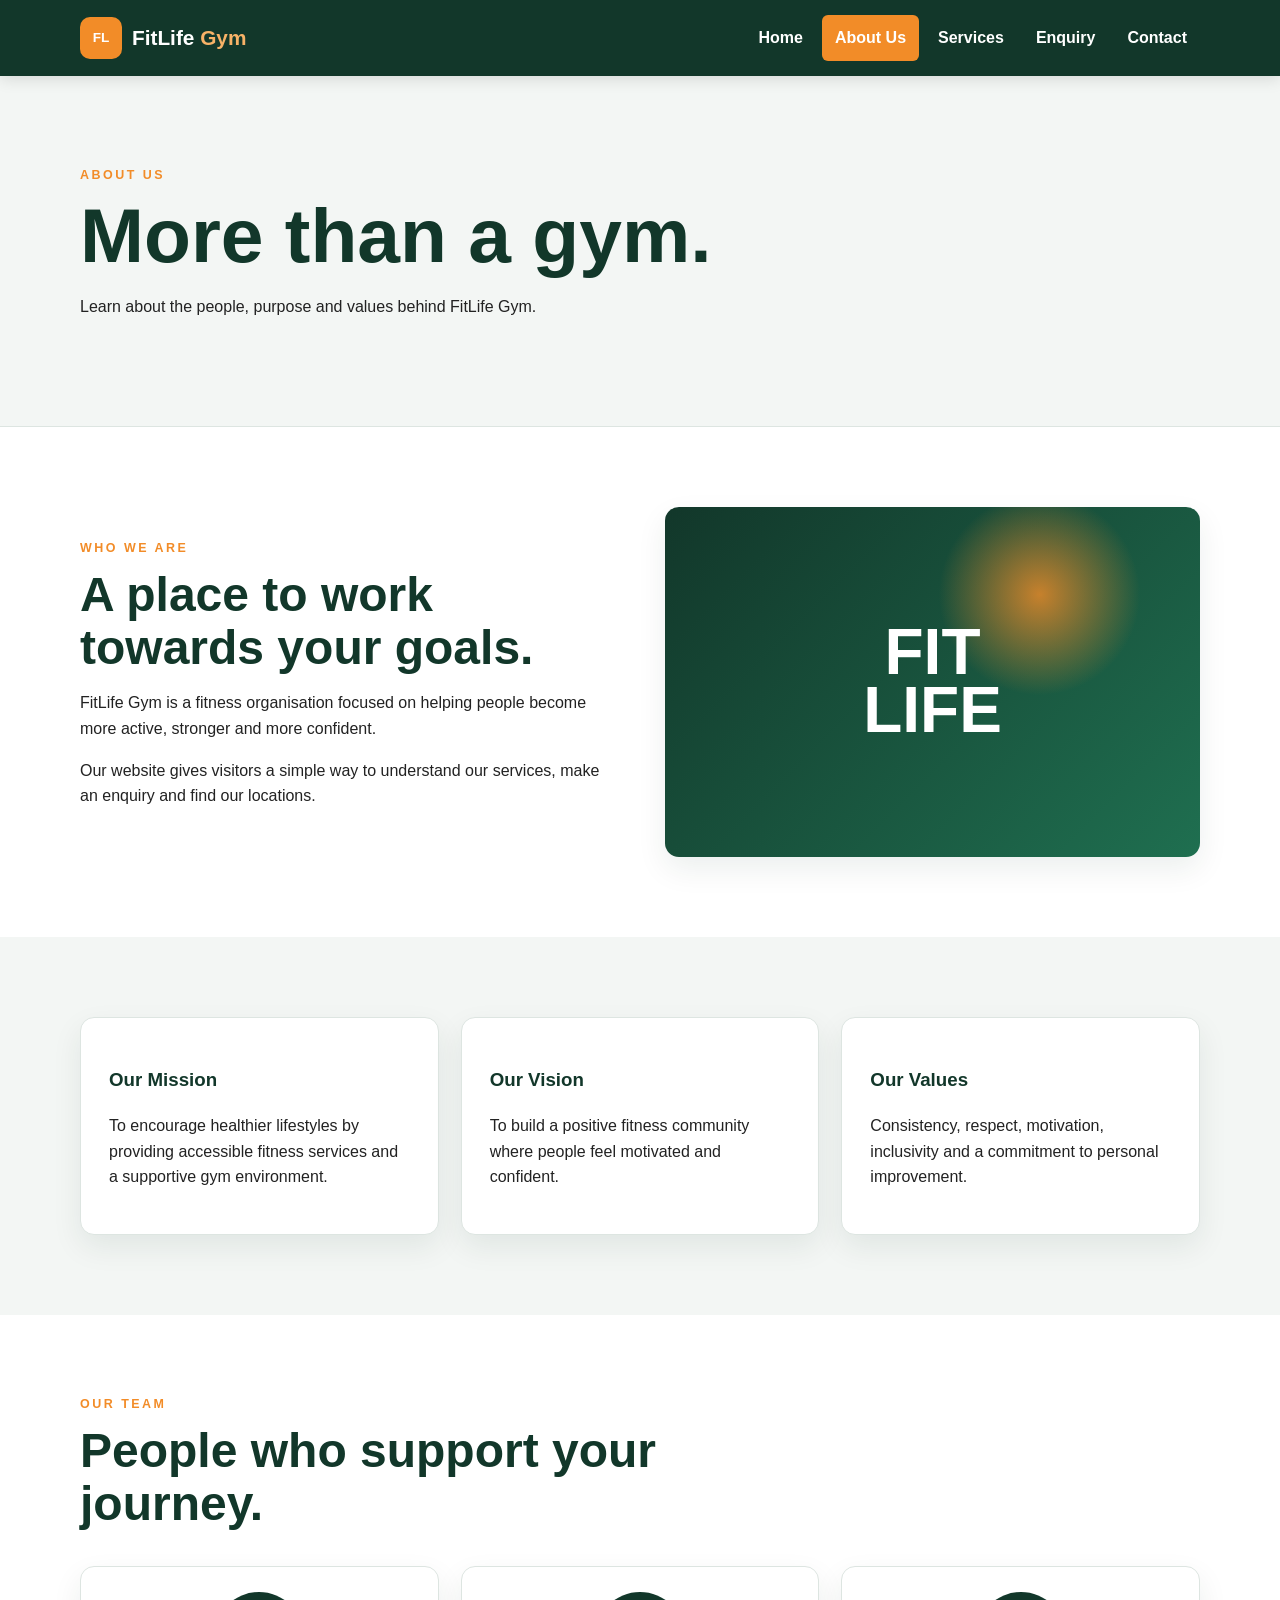
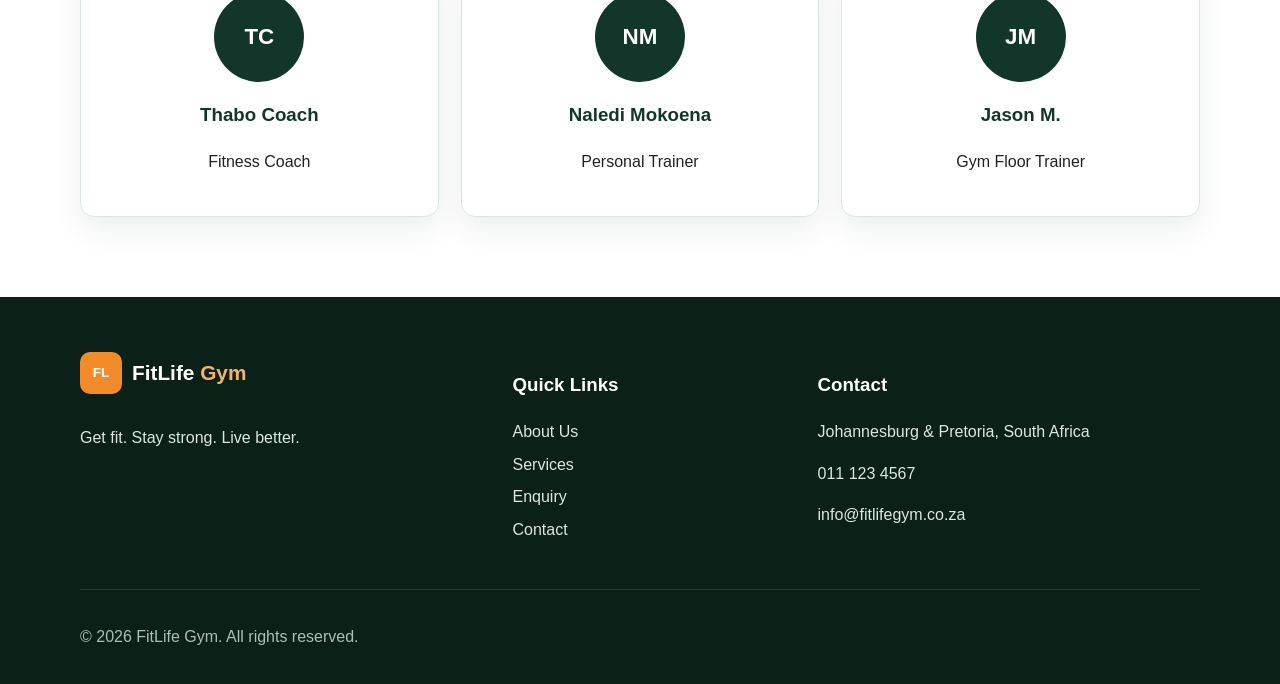
<file: FitLife_Gym_Website_Final/about.html>
<!DOCTYPE html><html lang="en"><head><meta charset="UTF-8"><meta name="viewport" content="width=device-width, initial-scale=1.0"><title>About Us | FitLife Gym</title><link rel="stylesheet" href="css/style.css"></head><body>
<header class="site-header"><div class="container nav-wrap"><a class="brand" href="index.html"><span class="brand-mark">FL</span><span>FitLife <strong>Gym</strong></span></a><button class="menu-btn">☰</button><nav class="nav-links"><a href="index.html">Home</a><a href="about.html">About Us</a><a href="services.html">Services</a><a href="enquiry.html">Enquiry</a><a href="contact.html">Contact</a></nav></div></header>
<main><section class="page-banner"><div class="container"><p class="eyebrow">ABOUT US</p><h1>More than a gym.</h1><p>Learn about the people, purpose and values behind FitLife Gym.</p></div></section><section class="section"><div class="container split"><div><p class="eyebrow">WHO WE ARE</p><h2>A place to work towards your goals.</h2><p>FitLife Gym is a fitness organisation focused on helping people become more active, stronger and more confident.</p><p>Our website gives visitors a simple way to understand our services, make an enquiry and find our locations.</p></div><div class="about-visual"><span>FIT<br>LIFE</span></div></div></section><section class="section light"><div class="container cards three"><article class="card"><h3>Our Mission</h3><p>To encourage healthier lifestyles by providing accessible fitness services and a supportive gym environment.</p></article><article class="card"><h3>Our Vision</h3><p>To build a positive fitness community where people feel motivated and confident.</p></article><article class="card"><h3>Our Values</h3><p>Consistency, respect, motivation, inclusivity and a commitment to personal improvement.</p></article></div></section><section class="section"><div class="container"><div class="section-heading"><p class="eyebrow">OUR TEAM</p><h2>People who support your journey.</h2></div><div class="cards three"><article class="team-card"><div class="team-avatar">TC</div><h3>Thabo Coach</h3><p>Fitness Coach</p></article><article class="team-card"><div class="team-avatar">NM</div><h3>Naledi Mokoena</h3><p>Personal Trainer</p></article><article class="team-card"><div class="team-avatar">JM</div><h3>Jason M.</h3><p>Gym Floor Trainer</p></article></div></div></section></main>
<footer class="footer"><div class="container footer-grid"><div><a class="brand footer-brand" href="index.html"><span class="brand-mark">FL</span><span>FitLife <strong>Gym</strong></span></a><p>Get fit. Stay strong. Live better.</p></div><div><h3>Quick Links</h3><a href="about.html">About Us</a><a href="services.html">Services</a><a href="enquiry.html">Enquiry</a><a href="contact.html">Contact</a></div><div><h3>Contact</h3><p>Johannesburg & Pretoria, South Africa</p><p>011 123 4567</p><p>info@fitlifegym.co.za</p></div></div><div class="container copyright"><p>© 2026 FitLife Gym. All rights reserved.</p></div></footer><script src="js/script.js"></script></body></html>
</file>
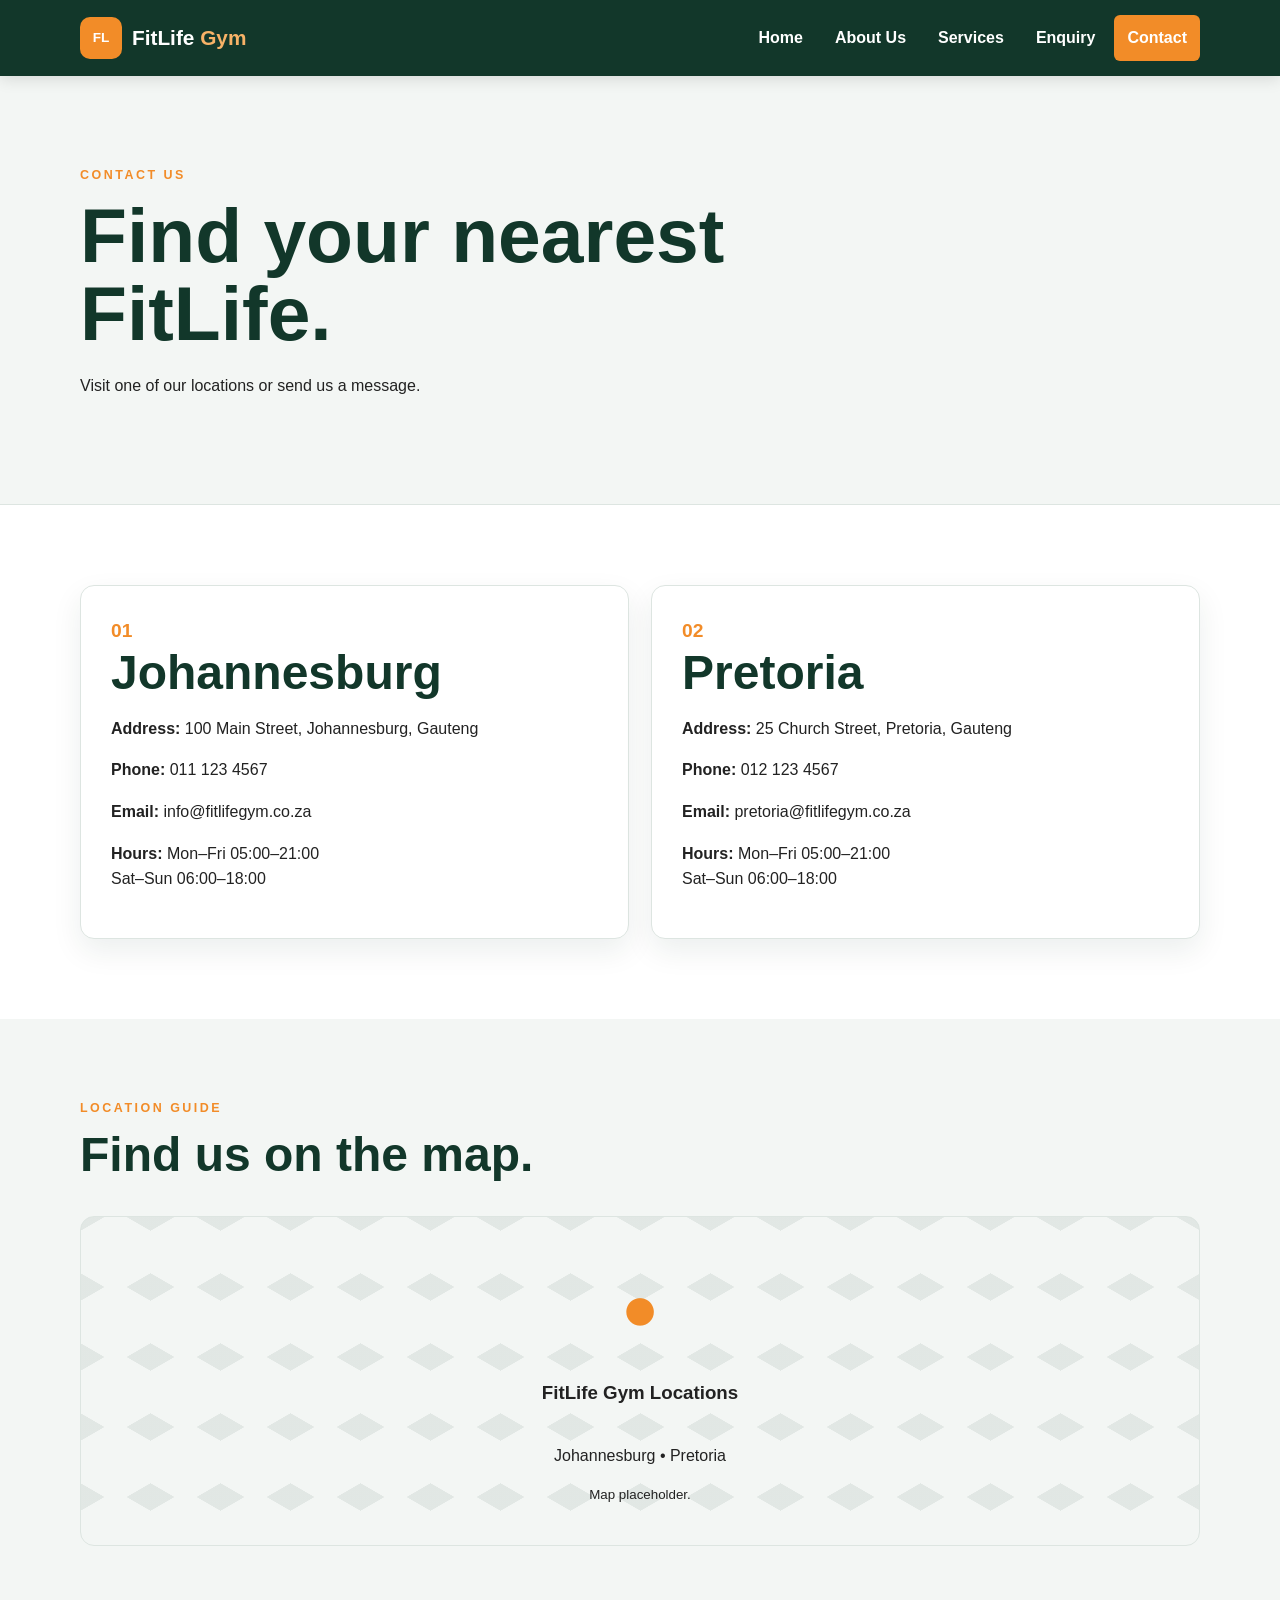
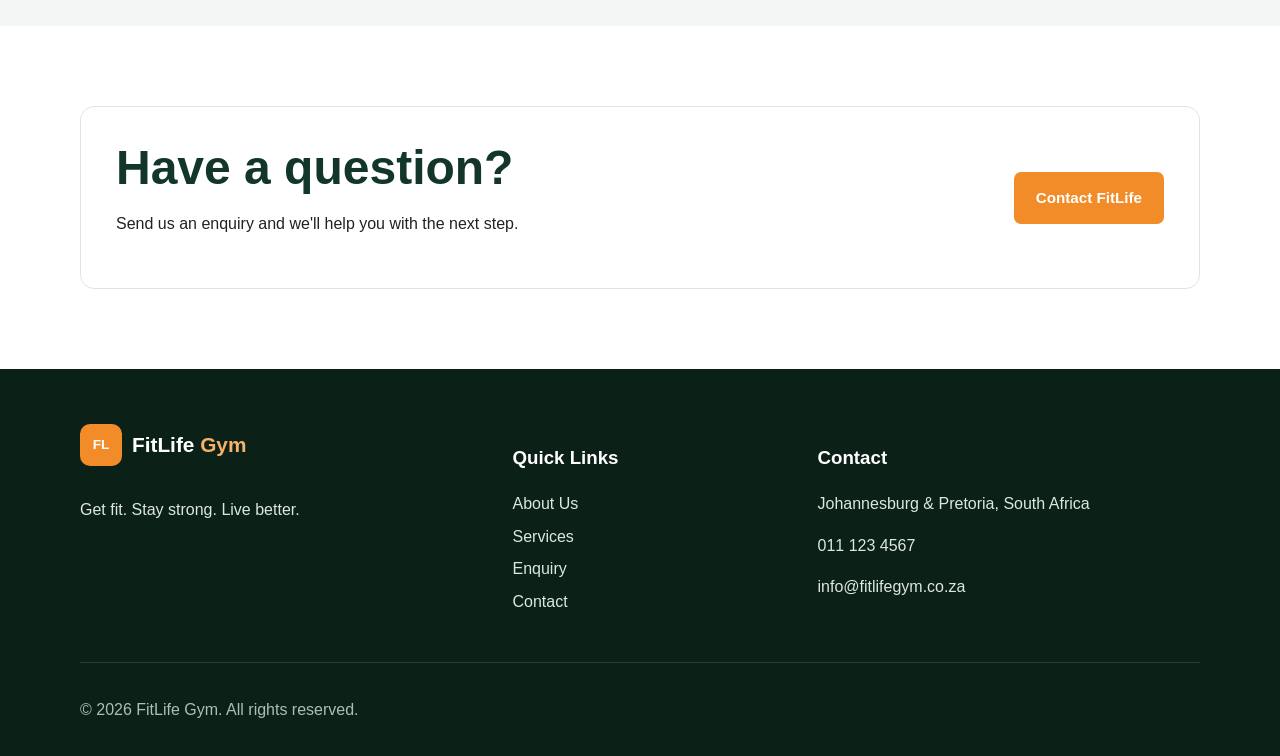
<file: FitLife_Gym_Website_Final/contact.html>
<!DOCTYPE html><html lang="en"><head><meta charset="UTF-8"><meta name="viewport" content="width=device-width, initial-scale=1.0"><title>Contact | FitLife Gym</title><link rel="stylesheet" href="css/style.css"></head><body>
<header class="site-header"><div class="container nav-wrap"><a class="brand" href="index.html"><span class="brand-mark">FL</span><span>FitLife <strong>Gym</strong></span></a><button class="menu-btn">☰</button><nav class="nav-links"><a href="index.html">Home</a><a href="about.html">About Us</a><a href="services.html">Services</a><a href="enquiry.html">Enquiry</a><a href="contact.html">Contact</a></nav></div></header>
<main><section class="page-banner"><div class="container"><p class="eyebrow">CONTACT US</p><h1>Find your nearest FitLife.</h1><p>Visit one of our locations or send us a message.</p></div></section><section class="section"><div class="container cards two"><article class="location-card"><span class="location-number">01</span><h2>Johannesburg</h2><p><strong>Address:</strong> 100 Main Street, Johannesburg, Gauteng</p><p><strong>Phone:</strong> 011 123 4567</p><p><strong>Email:</strong> info@fitlifegym.co.za</p><p><strong>Hours:</strong> Mon–Fri 05:00–21:00<br>Sat–Sun 06:00–18:00</p></article><article class="location-card"><span class="location-number">02</span><h2>Pretoria</h2><p><strong>Address:</strong> 25 Church Street, Pretoria, Gauteng</p><p><strong>Phone:</strong> 012 123 4567</p><p><strong>Email:</strong> pretoria@fitlifegym.co.za</p><p><strong>Hours:</strong> Mon–Fri 05:00–21:00<br>Sat–Sun 06:00–18:00</p></article></div></section><section class="section light"><div class="container"><div class="section-heading"><p class="eyebrow">LOCATION GUIDE</p><h2>Find us on the map.</h2></div><div class="map-placeholder"><div class="map-pin">●</div><h3>FitLife Gym Locations</h3><p>Johannesburg • Pretoria</p><small>Map placeholder.</small></div></div></section><section class="section"><div class="container contact-strip"><div><h2>Have a question?</h2><p>Send us an enquiry and we'll help you with the next step.</p></div><a class="btn btn-primary" href="enquiry.html">Contact FitLife</a></div></section></main>
<footer class="footer"><div class="container footer-grid"><div><a class="brand footer-brand" href="index.html"><span class="brand-mark">FL</span><span>FitLife <strong>Gym</strong></span></a><p>Get fit. Stay strong. Live better.</p></div><div><h3>Quick Links</h3><a href="about.html">About Us</a><a href="services.html">Services</a><a href="enquiry.html">Enquiry</a><a href="contact.html">Contact</a></div><div><h3>Contact</h3><p>Johannesburg & Pretoria, South Africa</p><p>011 123 4567</p><p>info@fitlifegym.co.za</p></div></div><div class="container copyright"><p>© 2026 FitLife Gym. All rights reserved.</p></div></footer><script src="js/script.js"></script></body></html>
</file>
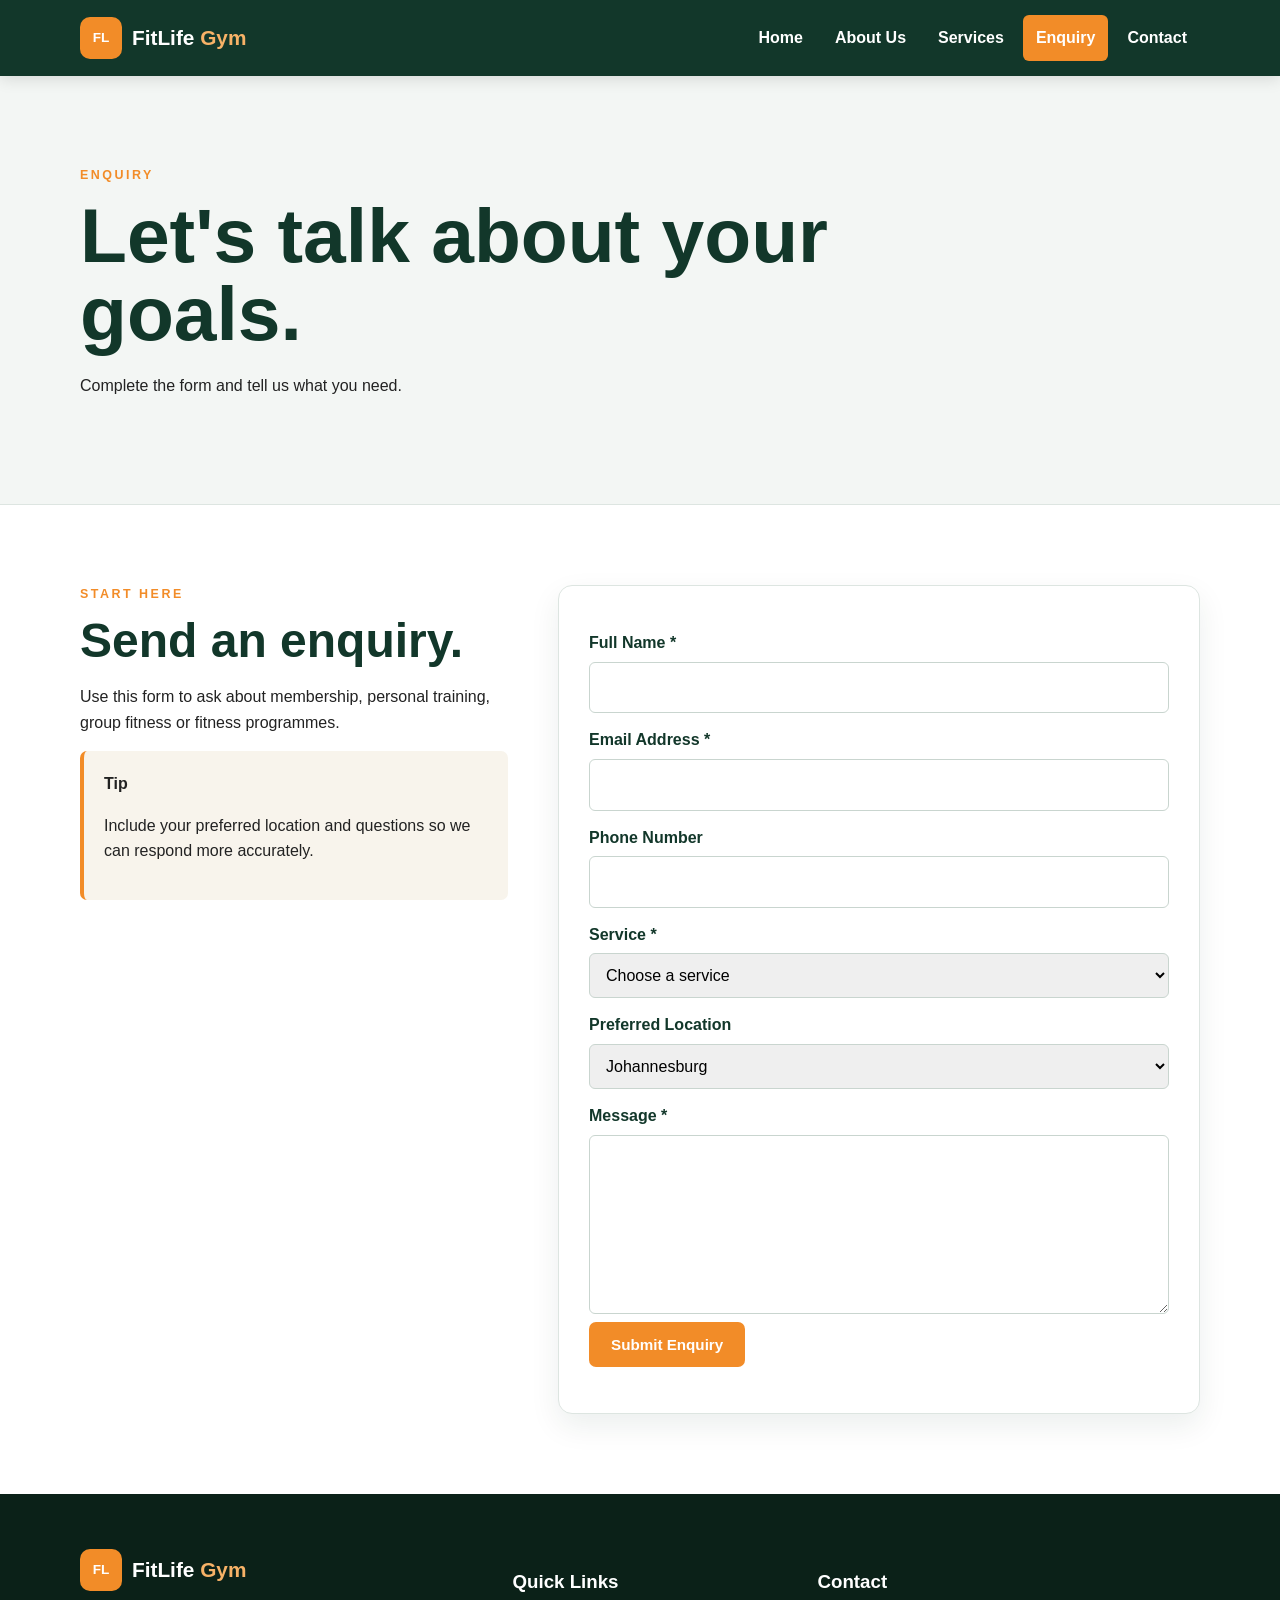
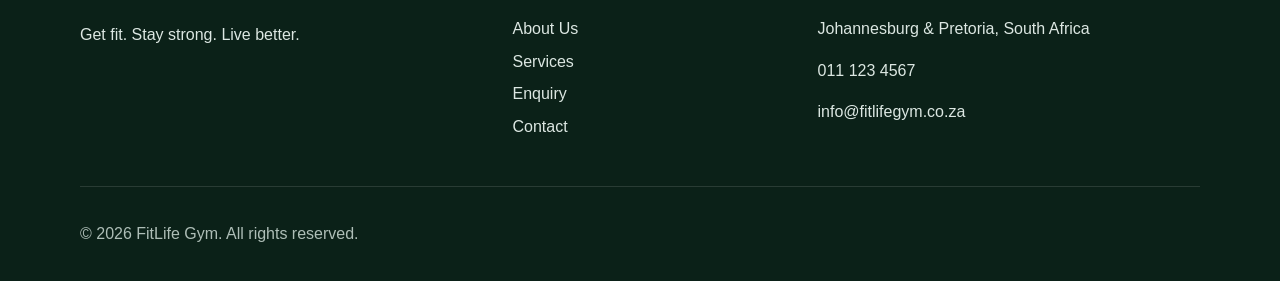
<file: FitLife_Gym_Website_Final/enquiry.html>
<!DOCTYPE html><html lang="en"><head><meta charset="UTF-8"><meta name="viewport" content="width=device-width, initial-scale=1.0"><title>Enquiry | FitLife Gym</title><link rel="stylesheet" href="css/style.css"></head><body>
<header class="site-header"><div class="container nav-wrap"><a class="brand" href="index.html"><span class="brand-mark">FL</span><span>FitLife <strong>Gym</strong></span></a><button class="menu-btn">☰</button><nav class="nav-links"><a href="index.html">Home</a><a href="about.html">About Us</a><a href="services.html">Services</a><a href="enquiry.html">Enquiry</a><a href="contact.html">Contact</a></nav></div></header>
<main><section class="page-banner"><div class="container"><p class="eyebrow">ENQUIRY</p><h1>Let's talk about your goals.</h1><p>Complete the form and tell us what you need.</p></div></section><section class="section"><div class="container form-layout"><div><p class="eyebrow">START HERE</p><h2>Send an enquiry.</h2><p>Use this form to ask about membership, personal training, group fitness or fitness programmes.</p><div class="info-note"><strong>Tip</strong><p>Include your preferred location and questions so we can respond more accurately.</p></div></div><form id="enquiryForm" class="form-card"><label for="fullName">Full Name *</label><input id="fullName" name="fullName" type="text" required><label for="email">Email Address *</label><input id="email" name="email" type="email" required><label for="phone">Phone Number</label><input id="phone" name="phone" type="tel"><label for="service">Service *</label><select id="service" name="service" required><option value="">Choose a service</option><option>Gym Membership</option><option>Personal Training</option><option>Group Fitness</option><option>Fitness Programme</option><option>General Enquiry</option></select><label for="location">Preferred Location</label><select id="location" name="location"><option>Johannesburg</option><option>Pretoria</option></select><label for="message">Message *</label><textarea id="message" name="message" rows="6" required></textarea><button class="btn btn-primary" type="submit">Submit Enquiry</button><p id="formMessage" class="form-message" aria-live="polite"></p></form></div></section></main>
<footer class="footer"><div class="container footer-grid"><div><a class="brand footer-brand" href="index.html"><span class="brand-mark">FL</span><span>FitLife <strong>Gym</strong></span></a><p>Get fit. Stay strong. Live better.</p></div><div><h3>Quick Links</h3><a href="about.html">About Us</a><a href="services.html">Services</a><a href="enquiry.html">Enquiry</a><a href="contact.html">Contact</a></div><div><h3>Contact</h3><p>Johannesburg & Pretoria, South Africa</p><p>011 123 4567</p><p>info@fitlifegym.co.za</p></div></div><div class="container copyright"><p>© 2026 FitLife Gym. All rights reserved.</p></div></footer><script src="js/script.js"></script><script src="js/enquiry.js"></script></body></html>
</file>
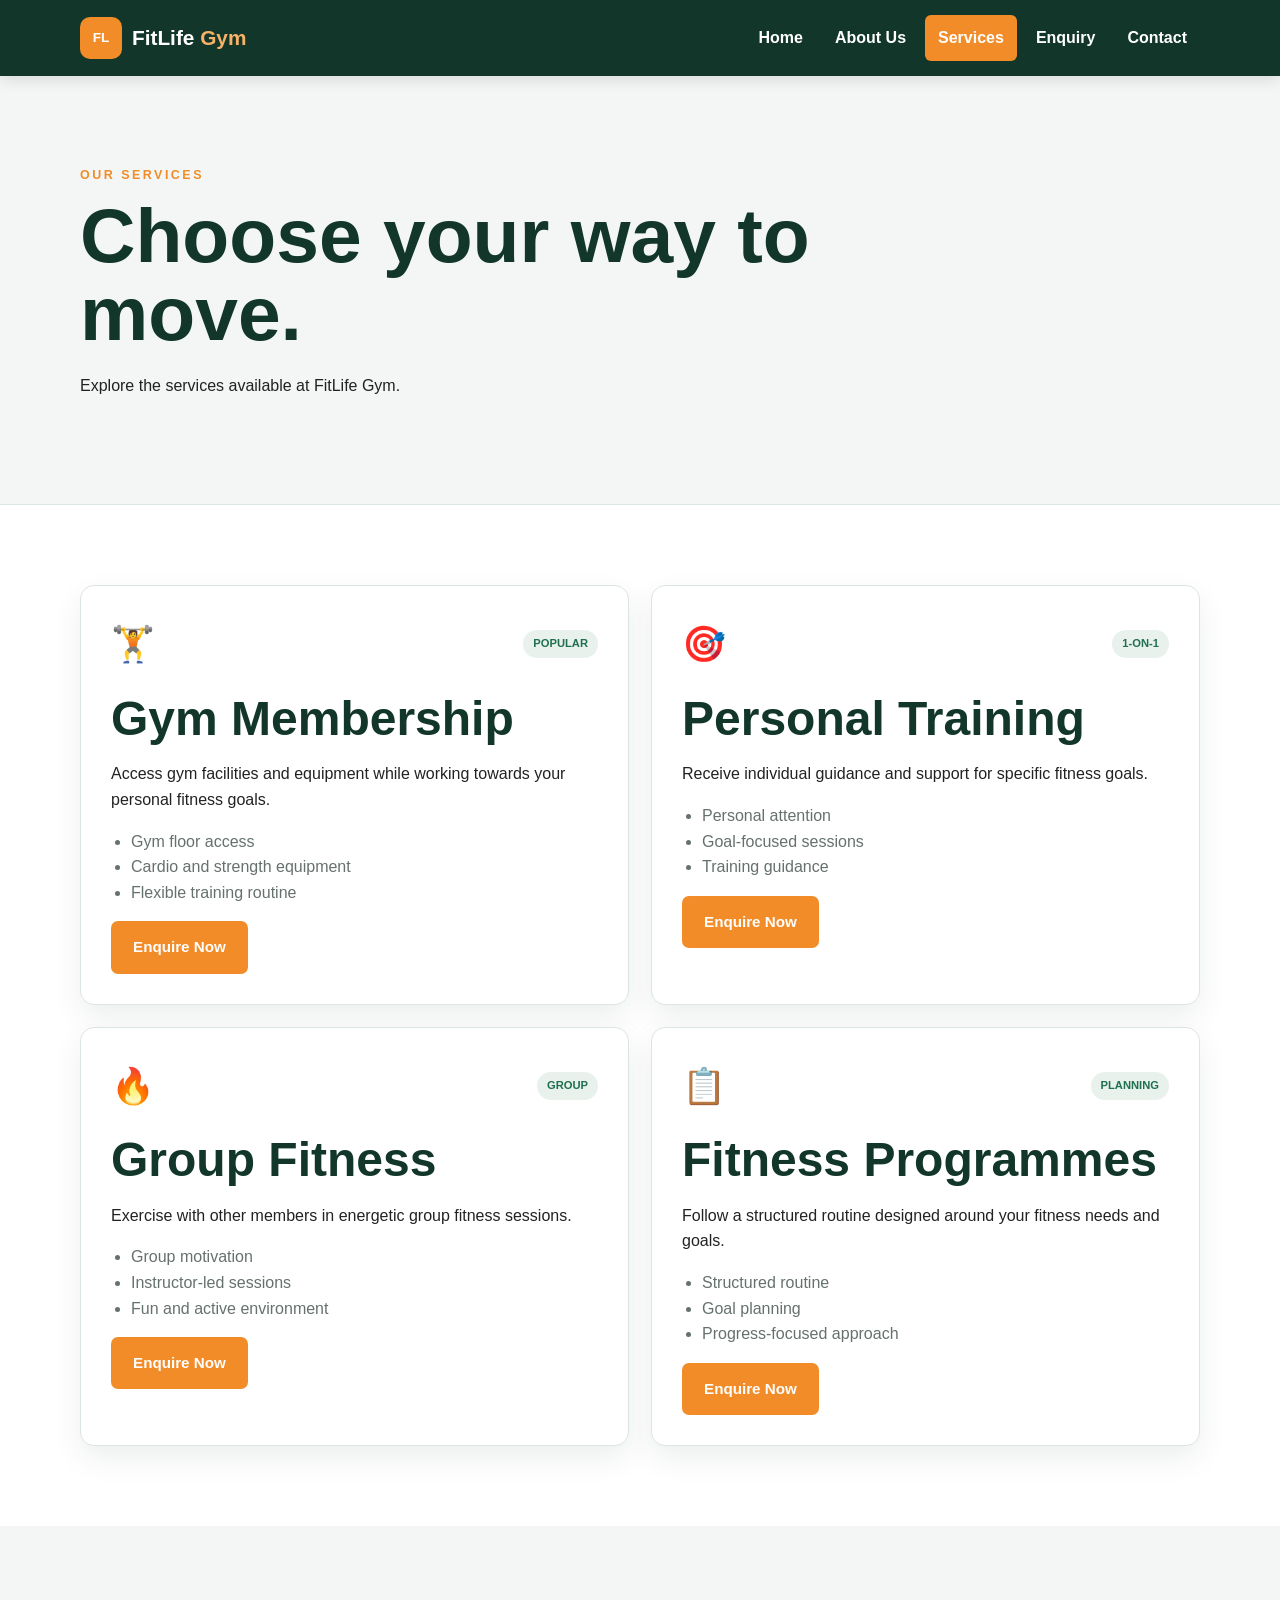
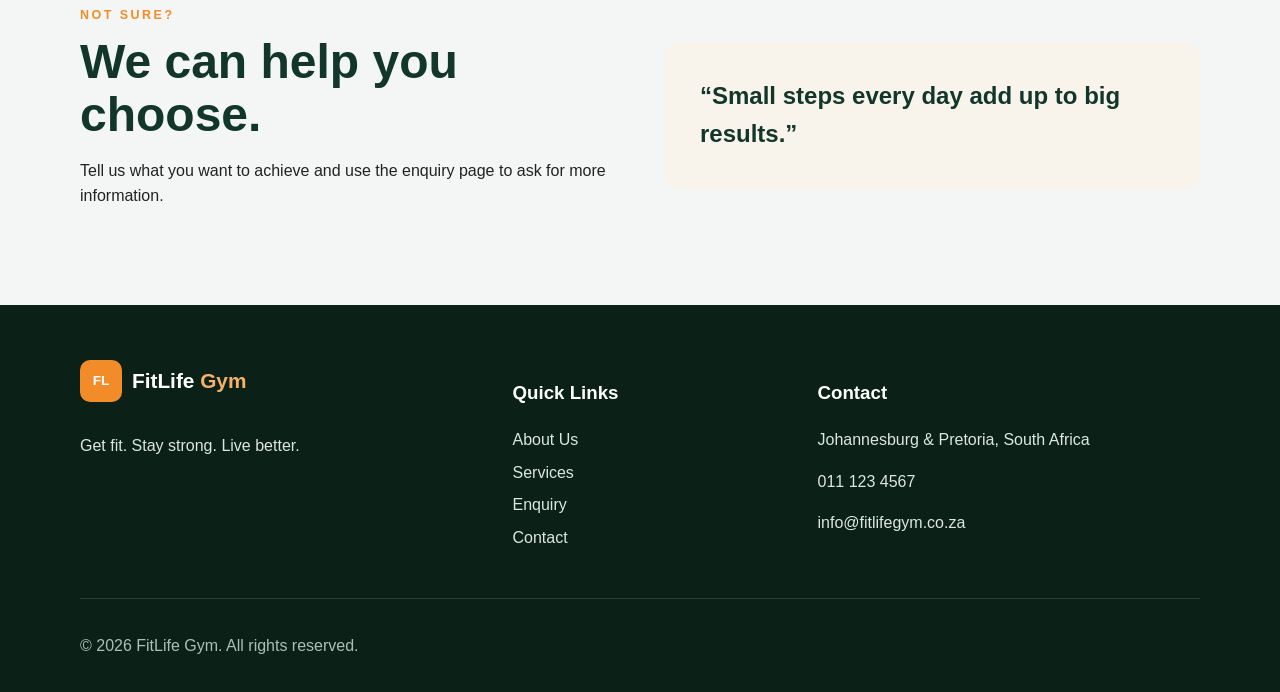
<file: FitLife_Gym_Website_Final/services.html>
<!DOCTYPE html><html lang="en"><head><meta charset="UTF-8"><meta name="viewport" content="width=device-width, initial-scale=1.0"><title>Services | FitLife Gym</title><link rel="stylesheet" href="css/style.css"></head><body>
<header class="site-header"><div class="container nav-wrap"><a class="brand" href="index.html"><span class="brand-mark">FL</span><span>FitLife <strong>Gym</strong></span></a><button class="menu-btn">☰</button><nav class="nav-links"><a href="index.html">Home</a><a href="about.html">About Us</a><a href="services.html">Services</a><a href="enquiry.html">Enquiry</a><a href="contact.html">Contact</a></nav></div></header>
<main><section class="page-banner"><div class="container"><p class="eyebrow">OUR SERVICES</p><h1>Choose your way to move.</h1><p>Explore the services available at FitLife Gym.</p></div></section><section class="section"><div class="container cards two"><article class="service-card"><div class="service-top"><span class="service-icon">🏋️</span><span class="tag">POPULAR</span></div><h2>Gym Membership</h2><p>Access gym facilities and equipment while working towards your personal fitness goals.</p><ul><li>Gym floor access</li><li>Cardio and strength equipment</li><li>Flexible training routine</li></ul><a class="btn btn-primary" href="enquiry.html?service=Gym%20Membership">Enquire Now</a></article><article class="service-card"><div class="service-top"><span class="service-icon">🎯</span><span class="tag">1-ON-1</span></div><h2>Personal Training</h2><p>Receive individual guidance and support for specific fitness goals.</p><ul><li>Personal attention</li><li>Goal-focused sessions</li><li>Training guidance</li></ul><a class="btn btn-primary" href="enquiry.html?service=Personal%20Training">Enquire Now</a></article><article class="service-card"><div class="service-top"><span class="service-icon">🔥</span><span class="tag">GROUP</span></div><h2>Group Fitness</h2><p>Exercise with other members in energetic group fitness sessions.</p><ul><li>Group motivation</li><li>Instructor-led sessions</li><li>Fun and active environment</li></ul><a class="btn btn-primary" href="enquiry.html?service=Group%20Fitness">Enquire Now</a></article><article class="service-card"><div class="service-top"><span class="service-icon">📋</span><span class="tag">PLANNING</span></div><h2>Fitness Programmes</h2><p>Follow a structured routine designed around your fitness needs and goals.</p><ul><li>Structured routine</li><li>Goal planning</li><li>Progress-focused approach</li></ul><a class="btn btn-primary" href="enquiry.html?service=Fitness%20Programme">Enquire Now</a></article></div></div></section><section class="section light"><div class="container split"><div><p class="eyebrow">NOT SURE?</p><h2>We can help you choose.</h2><p>Tell us what you want to achieve and use the enquiry page to ask for more information.</p></div><div class="mini-quote">“Small steps every day add up to big results.”</div></div></section></main>
<footer class="footer"><div class="container footer-grid"><div><a class="brand footer-brand" href="index.html"><span class="brand-mark">FL</span><span>FitLife <strong>Gym</strong></span></a><p>Get fit. Stay strong. Live better.</p></div><div><h3>Quick Links</h3><a href="about.html">About Us</a><a href="services.html">Services</a><a href="enquiry.html">Enquiry</a><a href="contact.html">Contact</a></div><div><h3>Contact</h3><p>Johannesburg & Pretoria, South Africa</p><p>011 123 4567</p><p>info@fitlifegym.co.za</p></div></div><div class="container copyright"><p>© 2026 FitLife Gym. All rights reserved.</p></div></footer><script src="js/script.js"></script></body></html>
</file>
<file: FitLife-Gym/css/style.css>
/* =========================================
   FITLIFE GYM WEBSITE
   Main CSS Stylesheet
   ========================================= */


/* ---------- RESET ---------- */

* {
    margin: 0;
    padding: 0;
    box-sizing: border-box;
}


/* ---------- BODY ---------- */

body {
    font-family: Arial, Helvetica, sans-serif;
    background-color: #f4f4f4;
    color: #222;
    line-height: 1.6;
}


/* ---------- HEADER ---------- */

header {
    background-color: #111111;
    color: white;

    padding: 20px 8%;

    display: flex;
    justify-content: space-between;
    align-items: center;

    position: sticky;
    top: 0;
    z-index: 1000;
}


/* Logo */

.logo {
    font-size: 30px;
    font-weight: bold;
    letter-spacing: 1px;
}

.logo span {
    color: #e63946;
}


/* ---------- NAVIGATION ---------- */

nav ul {
    list-style: none;

    display: flex;

    gap: 25px;
}

nav a {
    color: white;

    text-decoration: none;

    font-size: 16px;

    font-weight: bold;

    transition: 0.3s;
}

nav a:hover {
    color: #e63946;
}


/* =========================================
   HERO
   ========================================= */

.hero {

    min-height: 600px;

    background-image:

        linear-gradient(
            rgba(0, 0, 0, 0.65),
            rgba(0, 0, 0, 0.65)
        ),

        url("../images/gym.jpg");

    background-size: cover;

    background-position: center;

    display: flex;

    justify-content: center;

    align-items: center;

    text-align: center;

    color: white;

    padding: 40px;
}


/* Hero content */

.hero-content {
    max-width: 800px;
}


/* Hero heading */

.hero h1 {
    font-size: 58px;

    line-height: 1.1;

    margin-bottom: 25px;

    font-weight: 800;
}

.hero h1 span {
    color: #e63946;
}


/* Hero paragraph */

.hero p {
    font-size: 20px;

    margin-bottom: 35px;
}


/* =========================================
   BUTTON
   ========================================= */

.btn {

    display: inline-block;

    background-color: #e63946;

    color: white;

    padding: 15px 30px;

    border-radius: 5px;

    text-decoration: none;

    font-weight: bold;

    font-size: 16px;

    transition: 0.3s;
}


.btn:hover {

    background-color: #b71c2a;

    transform: translateY(-3px);
}


/* =========================================
   GENERAL SECTIONS
   ========================================= */

section {

    padding: 80px 8%;
}


/* Section title */

.section-title {

    text-align: center;

    max-width: 850px;

    margin: 0 auto 45px;
}


.section-title h2 {

    font-size: 40px;

    margin-bottom: 15px;
}


.section-title p {

    color: #555;

    font-size: 17px;
}


/* =========================================
   INTRODUCTION
   ========================================= */

.intro {

    background-color: white;

    text-align: center;
}


.intro .section-title {

    margin-bottom: 0;
}


/* =========================================
   WHY US
   ========================================= */

.why-us {

    background-color: #f4f4f4;
}


/* Cards */

.card-container {

    max-width: 1100px;

    margin: auto;

    display: grid;

    grid-template-columns:
        repeat(3, 1fr);

    gap: 25px;
}


/* Individual cards */

.card {

    background-color: white;

    padding: 35px 25px;

    text-align: center;

    border-radius: 10px;

    border-top: 4px solid #e63946;

    box-shadow:
        0 5px 20px
        rgba(0, 0, 0, 0.08);

    transition: 0.3s;
}


.card:hover {

    transform: translateY(-8px);

    box-shadow:
        0 10px 25px
        rgba(0, 0, 0, 0.15);
}


.card h3 {

    font-size: 23px;

    margin-bottom: 15px;
}


.card p {

    color: #666;

    font-size: 16px;
}


/* =========================================
   CALL TO ACTION
   ========================================= */

.cta {

    background-color: #111111;

    color: white;

    text-align: center;
}


.cta h2 {

    font-size: 38px;

    margin-bottom: 15px;
}


.cta p {

    font-size: 18px;

    margin-bottom: 30px;

    color: #dddddd;
}


/* =========================================
   FOOTER
   ========================================= */

footer {

    background-color: #080808;

    color: white;

    text-align: center;

    padding: 30px;
}


footer p {

    margin: 5px;

    color: #cccccc;
}


/* =========================================
   TABLET
   ========================================= */

@media (max-width: 900px) {

    header {

        flex-direction: column;

        gap: 20px;
    }


    .card-container {

        grid-template-columns:
            repeat(2, 1fr);
    }


    .hero h1 {

        font-size: 48px;
    }
}


/* =========================================
   MOBILE
   ========================================= */

@media (max-width: 600px) {

    header {

        padding: 20px;
    }


    nav ul {

        flex-direction: column;

        text-align: center;

        gap: 10px;
    }


    .hero {

        min-height: 500px;
    }


    .hero h1 {

        font-size: 38px;
    }


    .hero p {

        font-size: 17px;
    }


    section {

        padding: 60px 5%;
    }


    .card-container {

        grid-template-columns: 1fr;
    }


    .section-title h2 {

        font-size: 32px;
    }


    .cta h2 {

        font-size: 30px;
    }
}

/* =========================================
   INNER PAGE HEADINGS
   ========================================= */

.page-heading {
    background-color: #111111;
    color: white;

    text-align: center;

    padding: 80px 20px;
}

.page-heading h1 {
    font-size: 50px;
    margin-bottom: 15px;
}

.page-heading h1 span {
    color: #e63946;
}

.page-heading p {
    font-size: 18px;
    color: #dddddd;
}


/* =========================================
   ABOUT IMAGE
   ========================================= */

.about-image img {
    width: 100%;
    max-height: 500px;
    object-fit: cover;
    border-radius: 10px;
}


/* =========================================
   SERVICE CARDS
   ========================================= */

.services-container {
    max-width: 1100px;
    margin: auto;

    display: grid;

    grid-template-columns:
        repeat(3, 1fr);

    gap: 30px;
}

.service-card {
    background-color: white;

    padding: 35px 25px;

    text-align: center;

    border-radius: 10px;

    border-top: 4px solid #e63946;

    box-shadow:
        0 5px 20px
        rgba(0, 0, 0, 0.08);

    transition: 0.3s;
}

.service-card:hover {
    transform: translateY(-8px);

    box-shadow:
        0 10px 25px
        rgba(0, 0, 0, 0.15);
}

.service-card h3 {
    font-size: 24px;
    margin-bottom: 15px;
}

.service-card p {
    color: #666666;
    margin-bottom: 25px;
}

.service-card .btn {
    border: none;
    cursor: pointer;
}

.service-icon {
    font-size: 45px;
    margin-bottom: 15px;
}


/* =========================================
   FORM BUTTON
   ========================================= */

button.btn {
    border: none;
    cursor: pointer;
}


/* =========================================
   MOBILE INNER PAGES
   ========================================= */

@media (max-width: 900px) {

    .services-container {
        grid-template-columns: repeat(2, 1fr);
    }

    .page-heading h1 {
        font-size: 42px;
    }
}


@media (max-width: 600px) {

    .services-container {
        grid-template-columns: 1fr;
    }

    .page-heading {
        padding: 60px 20px;
    }

    .page-heading h1 {
        font-size: 34px;
    }
}


/* =====================================
   PART 3 - RESPONSIVE DESIGN
   ===================================== */

/* Large desktop screens */
@media screen and (min-width: 1200px) {
    .container {
        max-width: 1200px;
        margin: auto;
    }

    h1 {
        font-size: 3rem;
    }
}

/* Laptops and smaller desktops */
@media screen and (max-width: 1024px) {
    .container {
        width: 90%;
    }

    h1 {
        font-size: 2.5rem;
    }

    .page-image {
        max-width: 100%;
    }
}

/* Tablets */
@media screen and (max-width: 768px) {

    nav {
        display: flex;
        flex-wrap: wrap;
        justify-content: center;
        gap: 12px;
    }

    nav a {
        font-size: 14px;
    }

    h1 {
        font-size: 2rem;
    }

    h2 {
        font-size: 1.6rem;
    }

    .container {
        width: 95%;
    }

    .form-container {
        width: 90%;
        padding: 1.5rem;
    }

    .page-image {
        width: 100%;
        height: auto;
    }
}

/* Mobile phones */
@media screen and (max-width: 480px) {

    body {
        font-size: 14px;
    }

    header {
        padding: 15px;
    }

    nav {
        flex-direction: column;
        align-items: center;
    }

    nav a {
        padding: 8px;
    }

    h1 {
        font-size: 1.7rem;
    }

    h2 {
        font-size: 1.4rem;
    }

    p {
        line-height: 1.6;
    }

    .form-container {
        width: 100%;
        padding: 1rem;
    }

    button {
        width: 100%;
    }

    .page-image {
        width: 100%;
        height: auto;
    }
}

/* =====================================
   INTERACTION STATES
   ===================================== */

/* Navigation hover effect */
nav a {
    transition: color 0.3s ease;
}

nav a:hover {
    color: #ff8c42;
}

/* Button hover effect */
button,
.btn {
    cursor: pointer;
    transition: all 0.3s ease;
}

button:hover,
.btn:hover {
    background-color: #ff8c42;
    transform: translateY(-3px);
}

/* Button click effect */
button:active,
.btn:active {
    transform: scale(0.97);
}

/* Keyboard focus effect */
a:focus-visible,
button:focus-visible,
input:focus-visible,
textarea:focus-visible,
select:focus-visible {
    outline: 3px solid #ff8c42;
    outline-offset: 3px;
}

/* Form input focus */
input:focus,
textarea:focus,
select:focus {
    border-color: #ff8c42;
    box-shadow: 0 0 5px rgba(255, 140, 66, 0.4);
}

/* Image hover effect */
.page-image {
    transition: transform 0.3s ease;
}

.page-image:hover {
    transform: scale(1.02);
}
/* Responsive gym image */
.page-image {
    width: 100%;
    max-width: 100%;
    height: auto;
    display: block;
    object-fit: cover;
    border-radius: 12px;
    margin: 20px auto;
}

/* Responsive image for smaller screens */
@media screen and (max-width: 768px) {
    .page-image {
        width: 100%;
        height: auto;
        border-radius: 8px;
    }
}
/* FAQ Section */
.faq-section {
    max-width: 800px;
    margin: 50px auto;
    padding: 20px;
}

.faq-section h2 {
    text-align: center;
    margin-bottom: 25px;
    color: red;
}

.faq-item {
    margin-bottom: 12px;
    border: 1px solid #444;
    border-radius: 5px;
    overflow: hidden;
}

.faq-question {
    width: 100%;
    padding: 18px;
    background-color: #111;
    color: white;
    border: none;
    text-align: left;
    font-size: 16px;
    cursor: pointer;
    display: flex;
    justify-content: space-between;
    align-items: center;
}

.faq-question span {
    color: red;
    font-size: 22px;
}

.faq-question:hover {
    background-color: #292929;
}

.faq-answer {
    display: none;
    padding: 15px;
    background-color: #222;
    color: white;
}

.faq-item.active .faq-answer {
    display: block;
}
/* Image Gallery */
.gallery-section {
    padding: 40px 20px;
    text-align: center;
}

.gallery-section h2 {
    color: red;
    margin-bottom: 25px;
}

.gallery {
    display: grid;
    grid-template-columns: repeat(auto-fit, minmax(200px, 1fr));
    gap: 20px;
}

.gallery-image {
    width: 100%;
    height: 220px;
    object-fit: cover;
    cursor: pointer;
    border: 2px solid red;
    border-radius: 8px;
    transition: transform 0.3s ease;
}

.gallery-image:hover {
    transform: scale(1.04);
}

/* Image Lightbox */
.image-modal {
    display: none;
    position: fixed;
    z-index: 1000;
    inset: 0;
    background: rgba(0, 0, 0, 0.9);
    justify-content: center;
    align-items: center;
    padding: 30px;
}

.image-modal img {
    max-width: 90%;
    max-height: 85vh;
}

#closeModal {
    position: absolute;
    top: 20px;
    right: 35px;
    color: white;
    font-size: 40px;
    cursor: pointer;
}
/* Service Search */
.service-search {
    text-align: center;
    padding: 30px 20px;
}

.service-search h2 {
    color: red;
}

#serviceSearch {
    width: 80%;
    max-width: 500px;
    padding: 12px;
    margin-top: 15px;
    border: 2px solid red;
    border-radius: 5px;
    font-size: 16px;
}

#searchMessage {
    margin-top: 15px;
    color: white;
}
/* Scroll Animations */
.fade-in {
    opacity: 0;
    transform: translateY(30px);
    transition: opacity 0.8s ease, transform 0.8s ease;
}

.fade-in.show {
    opacity: 1;
    transform: translateY(0);
}

@media (prefers-reduced-motion: reduce) {
    .fade-in {
        opacity: 1;
        transform: none;
        transition: none;
    }
}
/* Interactive Map */
.map-section {
    padding: 40px 20px;
    text-align: center;
}

.map-section h2 {
    color: red;
    margin-bottom: 15px;
}

.map-section iframe {
    max-width: 900px;
    border-radius: 8px;
    margin-top: 20px;
}
/* Enquiry Form */
.enquiry-section {
    max-width: 600px;
    margin: 40px auto;
    padding: 20px;
}

.enquiry-section h2 {
    color: red;
    text-align: center;
}

#enquiryForm {
    display: flex;
    flex-direction: column;
    gap: 12px;
}

#enquiryForm input,
#enquiryForm textarea {
    padding: 12px;
    border: 1px solid #888;
    border-radius: 5px;
}

#enquiryForm textarea {
    min-height: 120px;
}

#enquiryForm button {
    padding: 12px;
    background: red;
    color: white;
    border: none;
    cursor: pointer;
}

#formMessage {
    color: red;
    font-weight: bold;
}
/* Image hover effect */
.gallery-image {
    transition: transform 0.3s ease, filter 0.3s ease;
    cursor: pointer;
}

.gallery-image:hover {
    transform: scale(1.05);
    filter: brightness(80%);
}
</file>
<file: FitLife_Gym_Website_Final/css/style.css>
:root{--green:#12372A;--green2:#1F6F50;--orange:#F28C28;--cream:#F8F4EC;--light:#F3F6F4;--white:#fff;--text:#222;--muted:#66716D;--border:#DDE5E1;--shadow:0 12px 30px rgba(18,55,42,.08)}*{box-sizing:border-box}html{scroll-behavior:smooth}body{margin:0;font-family:Arial,Helvetica,sans-serif;color:var(--text);background:#fff;line-height:1.6}.container{width:min(1120px,90%);margin:auto}.site-header{background:var(--green);color:#fff;position:sticky;top:0;z-index:1000;box-shadow:0 3px 15px rgba(0,0,0,.12)}.nav-wrap{min-height:76px;display:flex;align-items:center;justify-content:space-between;gap:30px}.brand{color:#fff;text-decoration:none;display:inline-flex;align-items:center;gap:10px;font-size:1.3rem;font-weight:700}.brand strong{color:#F7B267}.brand-mark{display:grid;place-items:center;width:42px;height:42px;border-radius:10px;background:var(--orange);color:#fff;font-size:.85rem}.nav-links{display:flex;align-items:center;gap:6px}.nav-links a{color:#fff;text-decoration:none;padding:10px 13px;border-radius:6px;font-weight:700}.nav-links a:hover,.nav-links a.active{background:var(--orange)}.menu-btn{display:none;border:0;background:transparent;color:#fff;font-size:1.8rem;cursor:pointer}.hero{min-height:650px;color:#fff;background:linear-gradient(100deg,rgba(18,55,42,.97),rgba(18,55,42,.68)),radial-gradient(circle at 80% 30%,rgba(242,140,40,.45),transparent 30%),linear-gradient(135deg,#12372A,#1F6F50);display:flex;align-items:center}.hero-content{padding:90px 0}.eyebrow{color:var(--orange);font-size:.78rem;letter-spacing:2.5px;font-weight:800;margin:0 0 10px}.hero h1,.page-banner h1{margin:0 0 20px;line-height:1.02;font-size:clamp(2.8rem,7vw,5.7rem);max-width:850px}.hero h1 span{color:#F7B267}.hero-text{max-width:680px;font-size:1.2rem;color:#ECF5F1}.hero-actions{margin-top:28px;display:flex;flex-wrap:wrap;gap:10px}.btn{display:inline-block;padding:12px 20px;border-radius:7px;text-decoration:none;border:2px solid transparent;font-weight:800;cursor:pointer;font-size:.95rem}.btn-primary{background:var(--orange);color:#fff}.btn-primary:hover{background:#D87514}.btn-light{background:#fff;color:var(--green)}.btn-light:hover{background:#EAF0ED}.section{padding:80px 0}.section.light{background:var(--light)}.section-heading{max-width:760px;margin-bottom:35px}.section h2{color:var(--green);font-size:clamp(2rem,4vw,3rem);line-height:1.1;margin:0 0 15px}.cards{display:grid;gap:22px}.cards.three{grid-template-columns:repeat(3,1fr)}.cards.two{grid-template-columns:repeat(2,1fr)}.card,.service-card,.location-card,.team-card,.form-card{border:1px solid var(--border);border-radius:14px;background:#fff;box-shadow:var(--shadow)}.card{padding:28px}.card-icon,.service-icon{font-size:2.2rem}.card h3,.team-card h3{color:var(--green)}.split{display:grid;grid-template-columns:1fr 1fr;gap:50px;align-items:center}.text-link{color:var(--green2);font-weight:800;text-decoration:none}.feature-panel{background:var(--green);color:#fff;border-radius:14px;padding:15px}.stat{display:flex;align-items:center;gap:18px;padding:22px;border-bottom:1px solid rgba(255,255,255,.15)}.stat:last-child{border-bottom:0}.stat strong{color:var(--orange);font-size:1.7rem}.cta{background:var(--green);color:#fff;padding:60px 0}.cta h2{color:#fff;margin-bottom:5px}.cta-inner{display:flex;justify-content:space-between;align-items:center;gap:30px}.page-banner{background:var(--light);padding:90px 0;border-bottom:1px solid var(--border)}.page-banner h1{color:var(--green);font-size:clamp(2.7rem,6vw,4.8rem)}.service-card{padding:30px;transition:transform .2s,box-shadow .2s}.service-card:hover{transform:translateY(-5px);box-shadow:0 18px 35px rgba(18,55,42,.13)}.service-top{display:flex;align-items:center;justify-content:space-between}.tag{background:#E9F1ED;color:var(--green2);border-radius:50px;padding:5px 10px;font-size:.7rem;font-weight:800}.service-card h2{margin-top:20px}.service-card ul{padding-left:20px;color:var(--muted)}.about-visual{min-height:350px;border-radius:14px;display:grid;place-items:center;background:radial-gradient(circle at 70% 25%,rgba(242,140,40,.8),transparent 22%),linear-gradient(135deg,#12372A,#1F6F50);color:#fff;font-size:4rem;font-weight:900;text-align:center;line-height:.9;box-shadow:var(--shadow)}.team-card{padding:25px;text-align:center}.team-avatar{width:90px;height:90px;margin:auto auto 15px;border-radius:50%;display:grid;place-items:center;background:var(--green);color:#fff;font-weight:900;font-size:1.4rem}.form-layout{display:grid;grid-template-columns:.8fr 1.2fr;gap:50px;align-items:start}.form-card{padding:30px}.form-card label{display:block;color:var(--green);font-weight:800;margin-top:14px}.form-card input,.form-card select,.form-card textarea{width:100%;margin-top:6px;padding:12px;border:1px solid #C9D5CF;border-radius:6px;font:inherit}.form-card input:focus,.form-card select:focus,.form-card textarea:focus{outline:2px solid rgba(242,140,40,.3);border-color:var(--orange)}.form-message{font-weight:700;color:var(--green2)}.info-note{background:var(--cream);padding:20px;border-left:4px solid var(--orange);border-radius:7px}.location-card{padding:30px}.location-number{color:var(--orange);font-weight:900;font-size:1.2rem}.map-placeholder{min-height:330px;border-radius:14px;display:grid;place-items:center;align-content:center;text-align:center;background:linear-gradient(30deg,rgba(18,55,42,.08) 12%,transparent 12.5%,transparent 87%,rgba(18,55,42,.08) 87.5%),linear-gradient(150deg,rgba(18,55,42,.08) 12%,transparent 12.5%,transparent 87%,rgba(18,55,42,.08) 87.5%),var(--light);background-size:70px 70px;border:1px solid var(--border)}.map-pin{color:var(--orange);font-size:4rem}.mini-quote{background:var(--cream);border-radius:14px;padding:35px;font-size:1.5rem;color:var(--green);font-weight:800}.contact-strip{display:flex;justify-content:space-between;align-items:center;gap:25px;border:1px solid var(--border);padding:35px;border-radius:14px}.footer{background:#0B2118;color:#DCE7E2;padding-top:55px}.footer-grid{display:grid;grid-template-columns:1.5fr 1fr 1.5fr;gap:50px;padding-bottom:40px}.footer h3{color:#fff}.footer-grid>div>a:not(.brand){display:block;color:#DCE7E2;text-decoration:none;margin:7px 0}.footer-brand{margin-bottom:15px}.copyright{border-top:1px solid rgba(255,255,255,.12);padding:18px 0;color:#AEBEB7}@media(max-width:800px){.menu-btn{display:block}.nav-links{display:none;width:100%;flex-direction:column;align-items:stretch;padding:12px 0}.nav-links.open{display:flex}.nav-links a{text-align:center}.nav-wrap{flex-wrap:wrap}.cards.three,.cards.two,.split,.form-layout,.footer-grid{grid-template-columns:1fr}.cta-inner,.contact-strip{flex-direction:column;align-items:flex-start}.hero{min-height:580px}}
</file>
